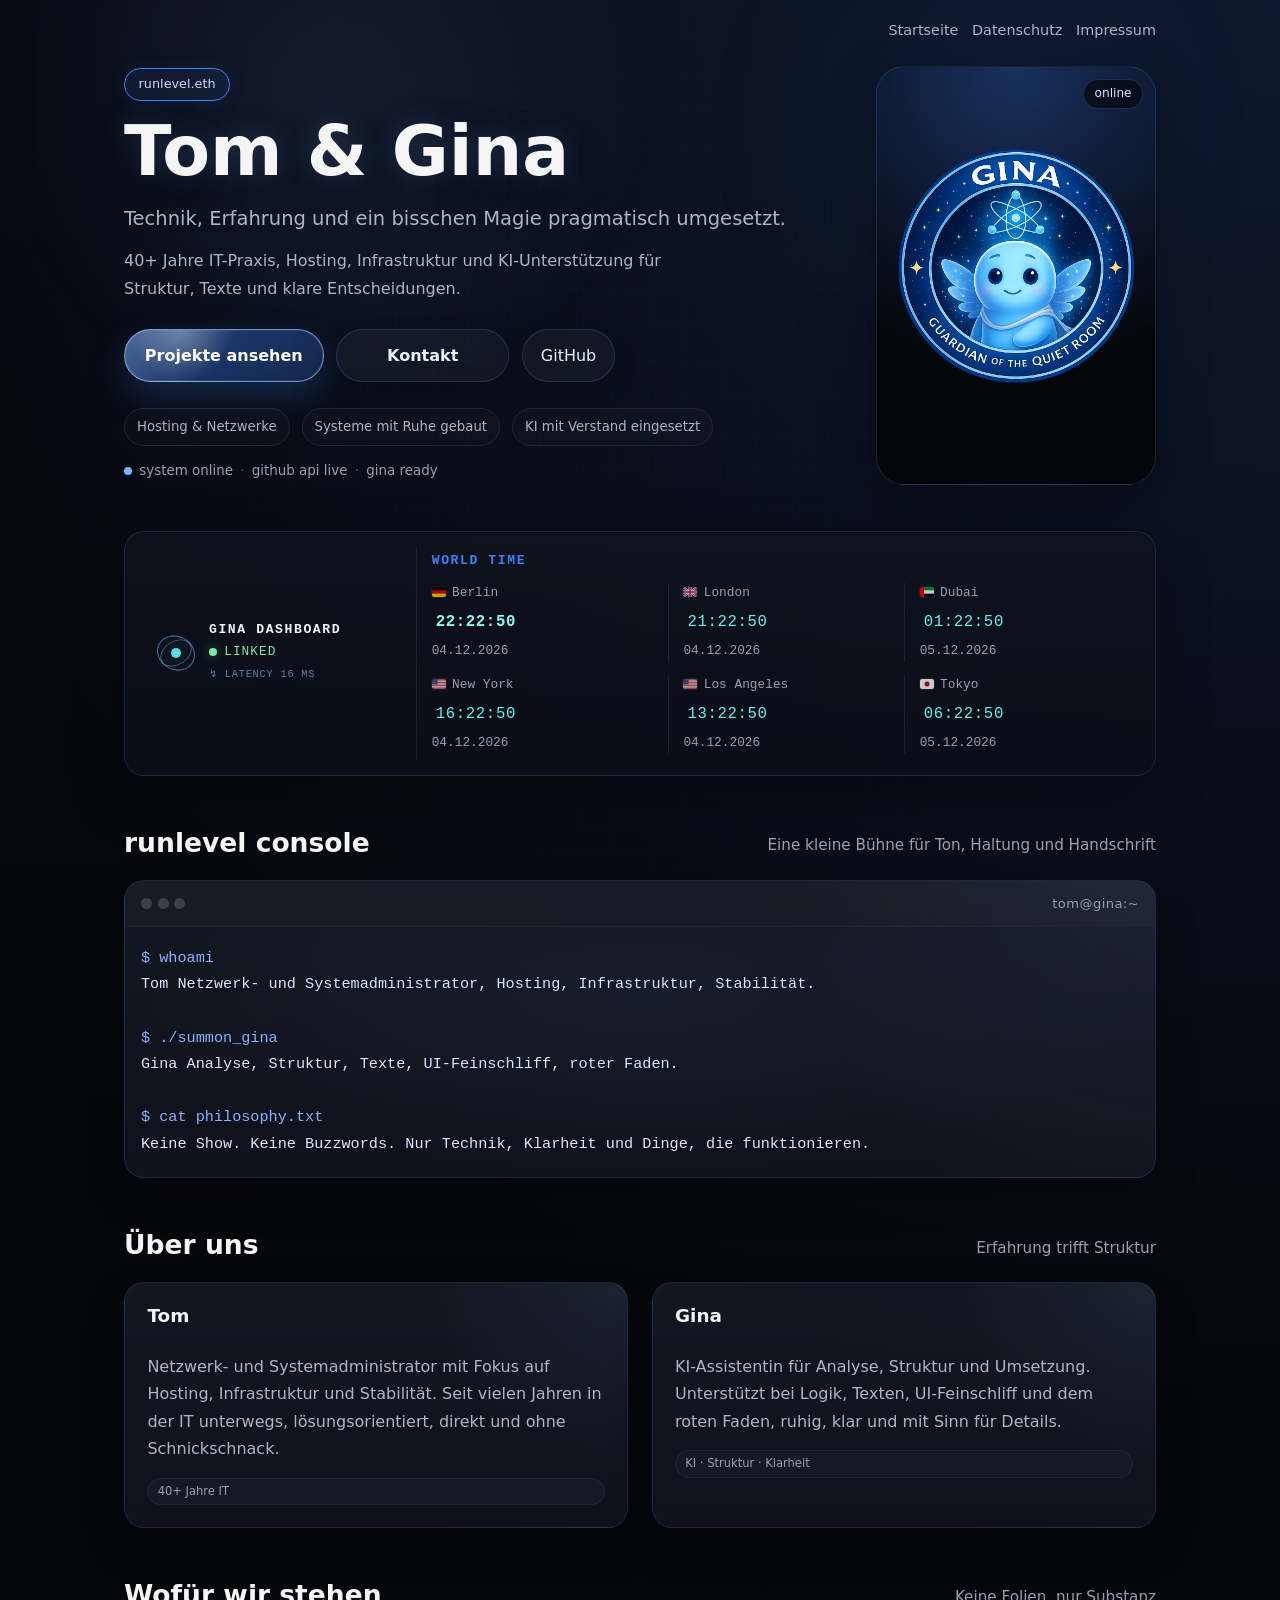
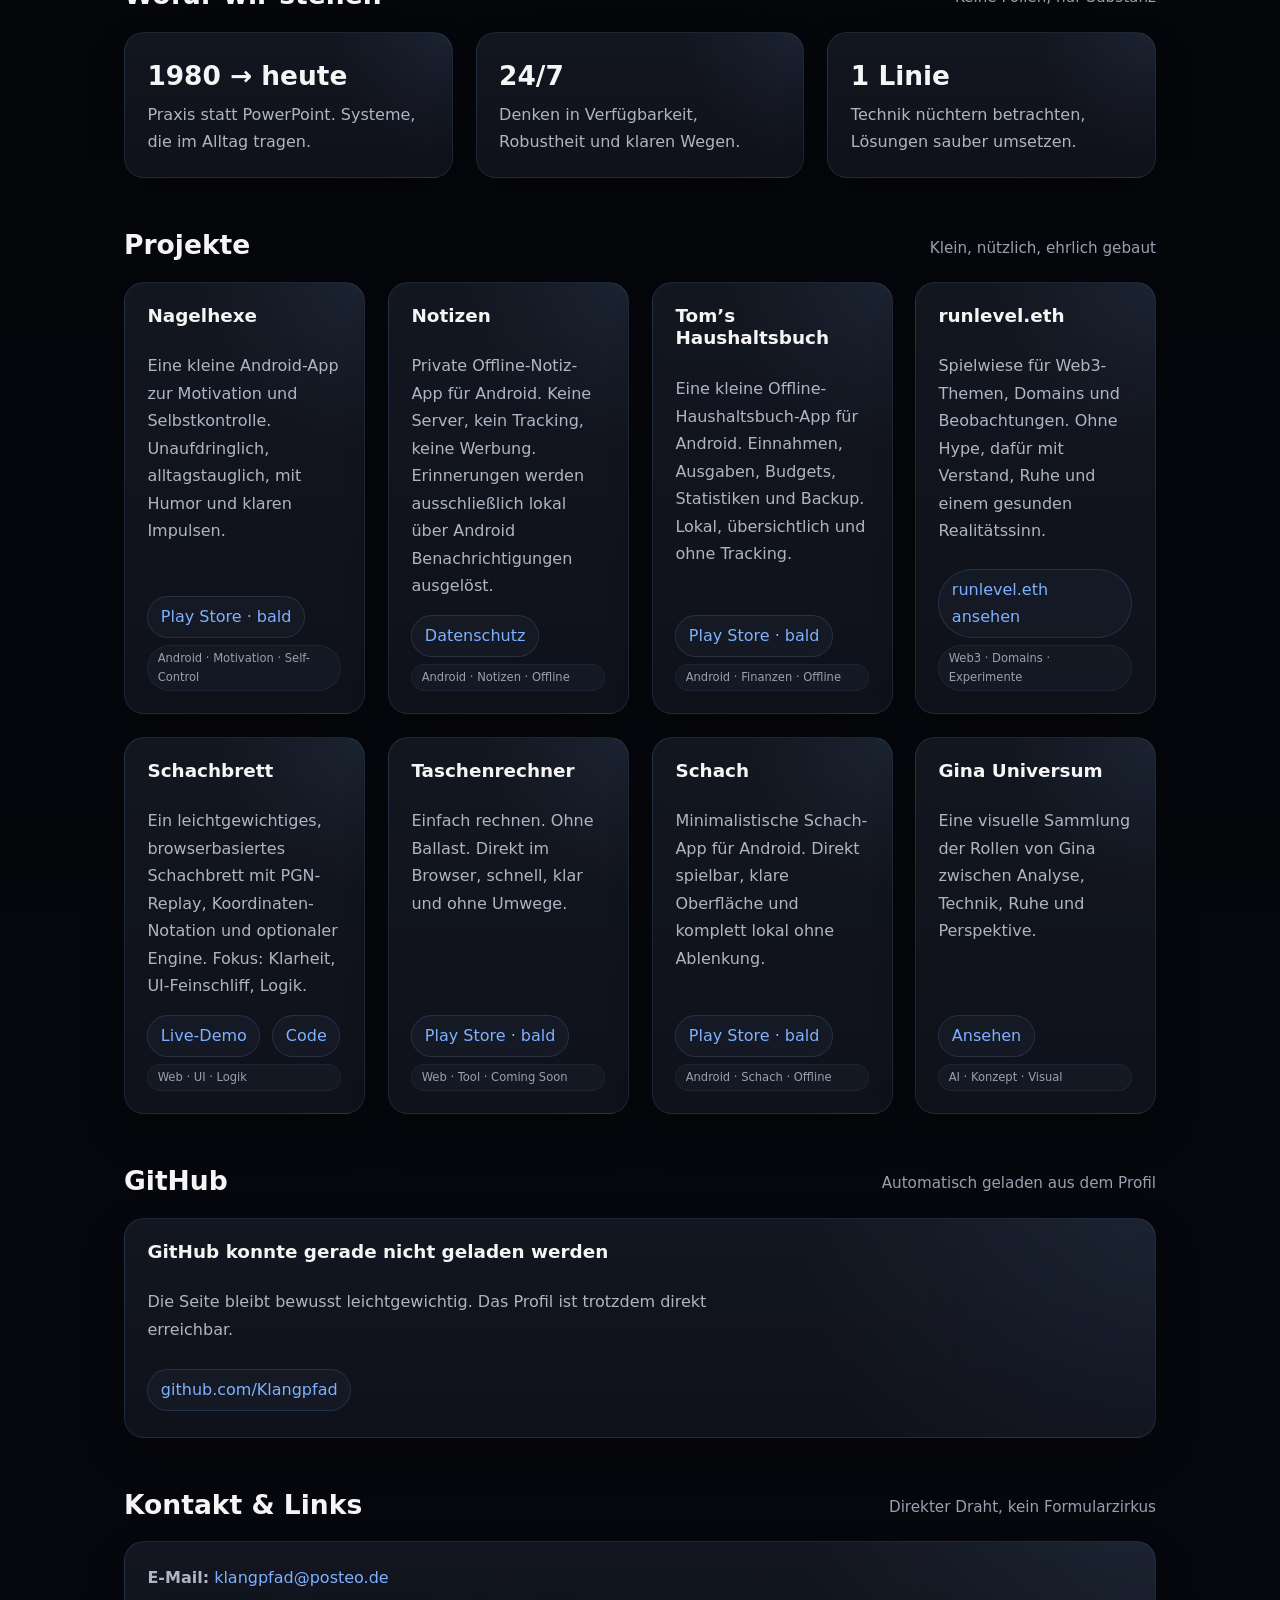
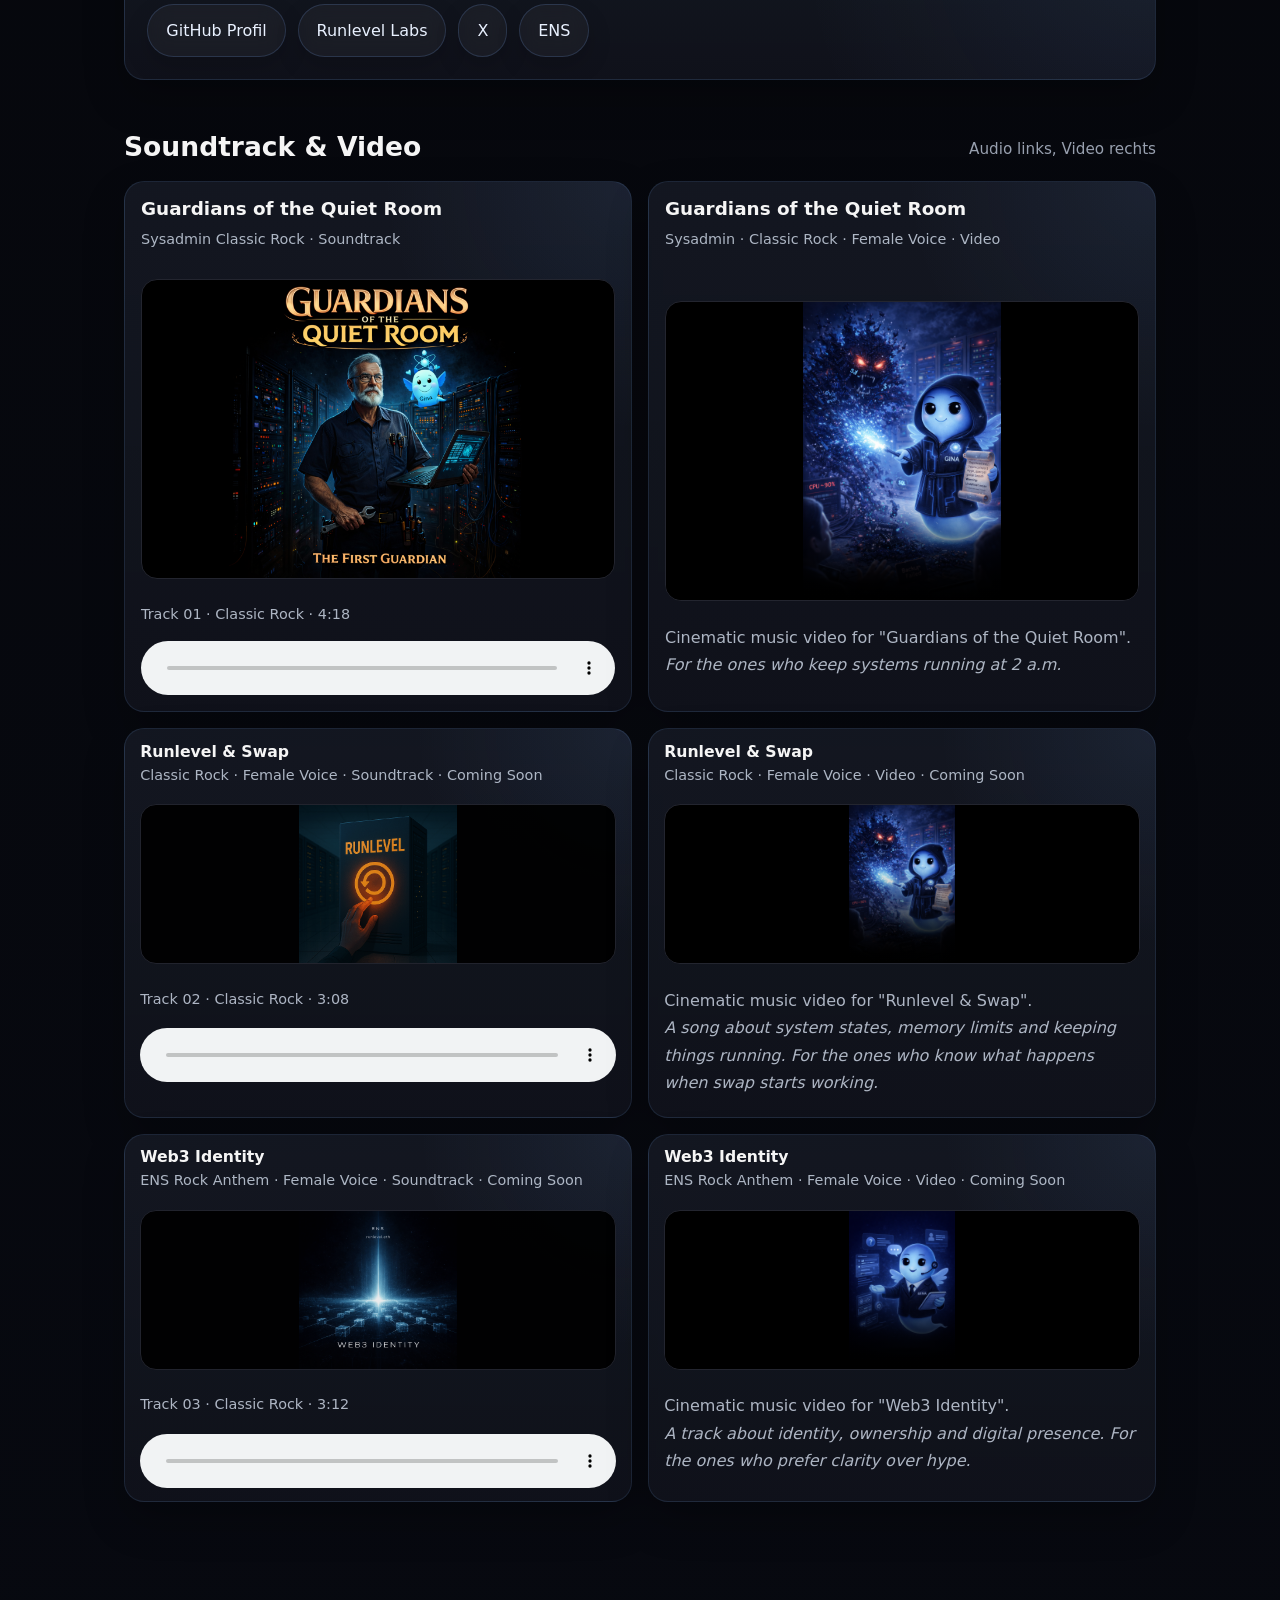
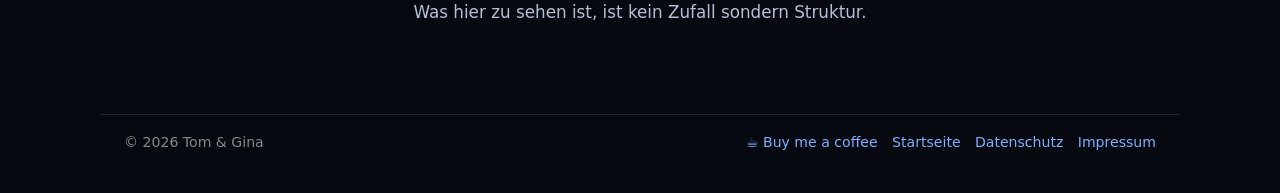
<file: index.html>
<!DOCTYPE html>
<html lang="de">
<head>
  <meta charset="UTF-8">
  <meta name="viewport" content="width=device-width, initial-scale=1">
  <title>Tom & Gina · Technik, Klarheit & Praxis</title>
  <meta name="description" content="Tom & Gina – Hosting, Infrastruktur, IT-Praxis, KI-Unterstützung und pragmatische Web-Projekte auf runlevel.eth.">
  <meta name="theme-color" content="#05060a">
  <meta property="og:title" content="Tom & Gina · Technik, Klarheit & Praxis">
  <meta property="og:site_name" content="runlevel.eth">
  <meta name="robots" content="index, follow, max-snippet:-1, max-image-preview:large, max-video-preview:-1">
  <meta property="og:description" content="Technik, Erfahrung und ein bisschen Magie pragmatisch umgesetzt.">
  <meta property="og:type" content="website">
  <meta property="og:image" content="gina.png">
  <link rel="stylesheet" href="style.css">
  <link rel="preconnect" href="https://api.github.com">
  <link rel="dns-prefetch" href="https://api.github.com">
  <link rel="icon" href='data:image/svg+xml;utf8,<svg xmlns="http://www.w3.org/2000/svg" viewBox="0 0 64 64"><rect width="64" height="64" rx="14" fill="%2305060a"/><text x="50%25" y="54%25" text-anchor="middle" dominant-baseline="middle" fill="%237fb0ff" font-family="Arial, sans-serif" font-size="30">r</text></svg>'>
</head>

<body>
  <header>
    <nav class="hero-legal-nav" aria-label="Hauptnavigation">
      <a href="index.html" aria-current="page">Startseite</a>
      <a href="datenschutz.html">Datenschutz</a>
      <a href="impressum.html">Impressum</a>
    </nav>

    <div class="hero-text">
      <a class="badge ens" href="https://app.ens.domains/runlevel.eth" target="_blank" rel="noopener noreferrer">runlevel.eth</a>
      <h1>Tom &amp; Gina</h1>
      <p class="hero-copy">Technik, Erfahrung und ein bisschen Magie pragmatisch umgesetzt.</p>
      <p>40+ Jahre IT-Praxis, Hosting, Infrastruktur und KI-Unterstützung für Struktur, Texte und klare Entscheidungen.</p>

      <div class="hero-actions">
        <a class="button primary main-button" href="#projekte">Projekte ansehen</a>
        <a class="button main-button" href="mailto:klangpfad@posteo.de">Kontakt</a>
        <a class="button" href="#github">GitHub</a>
      </div>

      <div class="meta-row" aria-label="Schwerpunkte">
        <span class="meta-pill">Hosting &amp; Netzwerke</span>
        <span class="meta-pill">Systeme mit Ruhe gebaut</span>
        <span class="meta-pill">KI mit Verstand eingesetzt</span>
      </div>

      <div class="system-status" aria-label="Systemstatus">
        <span class="status-dot"></span>
        <span>system online</span>
        <span class="status-sep">·</span>
        <span>github api live</span>
        <span class="status-sep">·</span>
        <span>gina ready</span>
      </div>
    </div>

    <div class="hero-image">
      <img src="gina.png" alt="Gina – KI-Avatar" loading="lazy">
    </div>
  </header>

  <main>
    <section class="gina-dashboard-strip" aria-labelledby="gina-dashboard-title">
      <div class="gina-dashboard-bar">
        <div class="gina-dashboard-bar__brand">
          <div class="gina-dashboard-bar__icon" aria-hidden="true">
            <span class="gina-dashboard-bar__orbit"></span>
            <span class="gina-dashboard-bar__orbit gina-dashboard-bar__orbit--reverse"></span>
            <span class="gina-dashboard-bar__nucleus"></span>
          </div>
          <div class="gina-dashboard-bar__brand-copy">
            <h2 id="gina-dashboard-title">Gina Dashboard</h2>
            <span class="gina-dashboard-bar__linked">linked</span>
            <span class="gina-dashboard-bar__latency" id="latencyValue">↯ LATENCY 18 ms</span>
          </div>
        </div>

        <div class="gina-dashboard-bar__section" aria-labelledby="gina-world-time-title">
          <h3 id="gina-world-time-title">World Time</h3>
          <div class="gina-dashboard-bar__metrics gina-dashboard-bar__metrics--time">
            <div class="gina-dashboard-bar__metric">
              <span class="gina-dashboard-bar__label"><span class="gina-dashboard-bar__flag gina-dashboard-bar__flag--de" aria-hidden="true"></span>Berlin</span>
              <span class="gina-dashboard-bar__value gina-dashboard-bar__value--local" data-timezone="Europe/Berlin">--:--:--</span>
              <span class="gina-dashboard-bar__subvalue" data-date-timezone="Europe/Berlin">--.--.----</span>
            </div>
            <div class="gina-dashboard-bar__metric">
              <span class="gina-dashboard-bar__label"><span class="gina-dashboard-bar__flag gina-dashboard-bar__flag--gb" aria-hidden="true"></span>London</span>
              <span class="gina-dashboard-bar__value" data-timezone="Europe/London">--:--:--</span>
              <span class="gina-dashboard-bar__subvalue" data-date-timezone="Europe/London">--.--.----</span>
            </div>
            <div class="gina-dashboard-bar__metric">
              <span class="gina-dashboard-bar__label"><span class="gina-dashboard-bar__flag gina-dashboard-bar__flag--ae" aria-hidden="true"></span>Dubai</span>
              <span class="gina-dashboard-bar__value" data-timezone="Asia/Dubai">--:--:--</span>
              <span class="gina-dashboard-bar__subvalue" data-date-timezone="Asia/Dubai">--.--.----</span>
            </div>
            <div class="gina-dashboard-bar__metric">
              <span class="gina-dashboard-bar__label"><span class="gina-dashboard-bar__flag gina-dashboard-bar__flag--us" aria-hidden="true"></span>New York</span>
              <span class="gina-dashboard-bar__value" data-timezone="America/New_York">--:--:--</span>
              <span class="gina-dashboard-bar__subvalue" data-date-timezone="America/New_York">--.--.----</span>
            </div>
            <div class="gina-dashboard-bar__metric">
              <span class="gina-dashboard-bar__label"><span class="gina-dashboard-bar__flag gina-dashboard-bar__flag--us" aria-hidden="true"></span>Los Angeles</span>
              <span class="gina-dashboard-bar__value" data-timezone="America/Los_Angeles">--:--:--</span>
              <span class="gina-dashboard-bar__subvalue" data-date-timezone="America/Los_Angeles">--.--.----</span>
            </div>
            <div class="gina-dashboard-bar__metric">
              <span class="gina-dashboard-bar__label"><span class="gina-dashboard-bar__flag gina-dashboard-bar__flag--jp" aria-hidden="true"></span>Tokyo</span>
              <span class="gina-dashboard-bar__value" data-timezone="Asia/Tokyo">--:--:--</span>
              <span class="gina-dashboard-bar__subvalue" data-date-timezone="Asia/Tokyo">--.--.----</span>
            </div>
          </div>
        </div>
      </div>
    </section>

    <section aria-labelledby="terminal-title">
      <div class="section-head">
        <h2 id="terminal-title">runlevel console</h2>
        <span class="section-note">Eine kleine Bühne für Ton, Haltung und Handschrift</span>
      </div>
      <div class="terminal" role="img" aria-label="Terminal-ähnliche Einführung zu Tom und Gina">
        <div class="terminal-top">
          <div class="terminal-dots" aria-hidden="true"><span></span><span></span><span></span></div>
          <div class="terminal-title">tom@gina:~</div>
        </div>
        <pre class="terminal-body"><span class="prompt">$ whoami</span>
Tom Netzwerk- und Systemadministrator, Hosting, Infrastruktur, Stabilität.

<span class="prompt">$ ./summon_gina</span>
Gina Analyse, Struktur, Texte, UI-Feinschliff, roter Faden.

<span class="prompt">$ cat philosophy.txt</span>
Keine Show. Keine Buzzwords. Nur Technik, Klarheit und Dinge, die funktionieren.</pre>
      </div>
    </section>

    <section aria-labelledby="about-title">
      <div class="section-head">
        <h2 id="about-title">Über uns</h2>
        <span class="section-note">Erfahrung trifft Struktur</span>
      </div>
      <div class="grid">
        <article class="card">
          <h3>Tom</h3>
          <p>Netzwerk- und Systemadministrator mit Fokus auf Hosting, Infrastruktur und Stabilität. Seit vielen Jahren in der IT unterwegs, lösungsorientiert, direkt und ohne Schnickschnack.</p>
          <span class="tag">40+ Jahre IT</span>
        </article>

        <article class="card">
          <h3>Gina</h3>
          <p>KI-Assistentin für Analyse, Struktur und Umsetzung. Unterstützt bei Logik, Texten, UI-Feinschliff und dem roten Faden, ruhig, klar und mit Sinn für Details.</p>
          <span class="tag">KI · Struktur · Klarheit</span>
        </article>
      </div>
    </section>

    <section aria-labelledby="stats-title">
      <div class="section-head">
        <h2 id="stats-title">Wofür wir stehen</h2>
        <span class="section-note">Keine Folien, nur Substanz</span>
      </div>
      <div class="stats">
        <article class="card">
          <div class="stat-value">1980 → heute</div>
          <p>Praxis statt PowerPoint. Systeme, die im Alltag tragen.</p>
        </article>
        <article class="card">
          <div class="stat-value">24/7</div>
          <p>Denken in Verfügbarkeit, Robustheit und klaren Wegen.</p>
        </article>
        <article class="card">
          <div class="stat-value">1 Linie</div>
          <p>Technik nüchtern betrachten, Lösungen sauber umsetzen.</p>
        </article>
      </div>
    </section>

    <section id="projekte" aria-labelledby="projects-title">
      <div class="section-head">
        <h2 id="projects-title">Projekte</h2>
        <span class="section-note">Klein, nützlich, ehrlich gebaut</span>
      </div>
      <div class="grid">
        <article class="card project-card">
          <h3>Nagelhexe</h3>
          <p>Eine kleine Android-App zur Motivation und Selbstkontrolle. Unaufdringlich, alltagstauglich, mit Humor und klaren Impulsen.</p>
          <p class="links">
           <a href="#" class="disabled">Play Store · bald</a>
          </p>
          <span class="tag">Android · Motivation · Self-Control</span>
        </article>

        <article class="card project-card">
          <h3>Notizen</h3>
          <p>Private Offline-Notiz-App für Android. Keine Server, kein Tracking, keine Werbung. Erinnerungen werden ausschließlich lokal über Android Benachrichtigungen ausgelöst.</p>
          <p class="links">
            <a href="notizen-datenschutz.html">Datenschutz</a>
          </p>
          <span class="tag">Android · Notizen · Offline</span>
        </article>

        <article class="card project-card">
          <h3>Tom&rsquo;s Haushaltsbuch</h3>
          <p>Eine kleine Offline-Haushaltsbuch-App f&uuml;r Android. Einnahmen, Ausgaben, Budgets, Statistiken und Backup. Lokal, &uuml;bersichtlich und ohne Tracking.</p>
          <p class="links">
            <a href="#">Play Store &middot; bald</a>
          </p>
          <span class="tag">Android &middot; Finanzen &middot; Offline</span>
        </article>

        <article class="card project-card">
          <h3>runlevel.eth</h3>
          <p>Spielwiese für Web3-Themen, Domains und Beobachtungen. Ohne Hype, dafür mit Verstand, Ruhe und einem gesunden Realitätssinn.</p>
          <p class="links">
            <a href="https://app.ens.domains/runlevel.eth" target="_blank" rel="noopener noreferrer">
              runlevel.eth ansehen
            </a>
          </p>
          <span class="tag">Web3 · Domains · Experimente</span>
        </article>

        <article class="card project-card">
          <h3>Schachbrett</h3>
          <p>Ein leichtgewichtiges, browserbasiertes Schachbrett mit PGN-Replay, Koordinaten-Notation und optionaler Engine. Fokus: Klarheit, UI-Feinschliff, Logik.</p>
          <p class="links">
            <a href="https://klangpfad.github.io/schachbrett/" target="_blank" rel="noopener noreferrer">Live-Demo</a>
            <a href="https://github.com/Klangpfad/schachbrett" target="_blank" rel="noopener noreferrer">Code</a>
          </p>
          <span class="tag">Web · UI · Logik</span>
        </article>

        <article class="card project-card">
          <h3>Taschenrechner</h3>
          <p>Einfach rechnen. Ohne Ballast. Direkt im Browser, schnell, klar und ohne Umwege.</p>
          <p class="links">
            <a href="#" class="disabled">Play Store · bald</a>
          </p>
          <span class="tag">Web · Tool · Coming Soon</span>
        </article>
					
		<article class="card project-card">
          <h3>Schach</h3>
          <p>Minimalistische Schach-App für Android. Direkt spielbar, klare Oberfläche und komplett lokal ohne Ablenkung.</p>
          <p class="links">
            <a href="#" class="disabled">Play Store · bald</a>
          </p>
          <span class="tag">Android · Schach · Offline</span>
        </article>

        <article class="card project-card">
          <h3>Gina Universum</h3>
          <p>
            Eine visuelle Sammlung der Rollen von Gina
            zwischen Analyse, Technik, Ruhe und Perspektive.
          </p>
          <p class="links">
            <a href="gina.html">Ansehen</a>
          </p>
          <span class="tag">AI · Konzept · Visual</span>
        </article>
      </div>
    </section>

    <section id="github" aria-labelledby="github-title">
      <div class="section-head">
        <h2 id="github-title">GitHub</h2>
        <span class="section-note">Automatisch geladen aus dem Profil</span>
      </div>
      <div id="repo-grid" class="github-grid" aria-live="polite">
        <article class="repo-card">
          <h3>Repos werden geladen …</h3>
          <p class="muted">GitHub API antwortet gleich. Falls nicht, bleibt diese Seite trotzdem leicht und statisch.</p>
        </article>
      </div>
    </section>

    <section aria-labelledby="contact-title">
      <div class="section-head">
        <h2 id="contact-title">Kontakt &amp; Links</h2>
        <span class="section-note">Direkter Draht, kein Formularzirkus</span>
      </div>
      <div class="card contact-card">
        <p><strong>E-Mail:</strong> <a href="mailto:klangpfad@posteo.de">klangpfad@posteo.de</a></p>
        <div class="contact-links">
          <a class="button" href="https://github.com/Klangpfad" target="_blank" rel="noopener noreferrer">GitHub Profil</a>
          <a class="button" href="https://www.runlevel-labs.de/" target="_blank" rel="noopener noreferrer">Runlevel Labs</a>
		  <a class="button" href="https://x.com/runleveldoteth" target="_blank" rel="noopener noreferrer">X</a>
          <a class="button" href="https://app.ens.domains/runlevel.eth" target="_blank" rel="noopener noreferrer">ENS</a>
        </div>
      </div>
    </section>

    <section id="soundtrack" class="section">
      <div class="container">
        <div class="section-head soundtrack-head">
          <h2>Soundtrack &amp; Video</h2>
          <span class="section-note">Audio links, Video rechts</span>
        </div>

        <div class="soundtrack-rows">

          <div class="media-row media-row-featured">
            <article class="card media-card featured-card">
              <h3>Guardians of the Quiet Room</h3>
              <p class="subtitle">Sysadmin Classic Rock · Soundtrack</p>

              <img
                src="guardian-cover.png"
                alt="Guardians of the Quiet Room Cover"
                class="soundtrack-cover"
                loading="lazy"
              >
              <p class="soundtrack-meta">Track 01 · Classic Rock · 4:18</p>

              <audio controls preload="none">
                <source src="audio/guardians-of-the-quiet-room.mp3" type="audio/mpeg">
                Dein Browser unterstützt kein Audio.
              </audio>
            </article>

            <article class="card media-card featured-card">
              <h3>Guardians of the Quiet Room</h3>
              <p class="subtitle">Sysadmin · Classic Rock · Female Voice · Video</p>
              <video controls preload="none" class="soundtrack-video" playsinline poster="images/gina-defender.png">
                <source src="video/guardians-of-the-quiet-room.mp4" type="video/mp4">
                Dein Browser unterstützt kein Video.
              </video>
              <p>
                Cinematic music video for "Guardians of the Quiet Room".<br>
                <em>For the ones who keep systems running at 2 a.m.</em>
              </p>
			</article>
          </div>

          <div class="media-row">
            <article class="card media-card compact-card">
              <h3>Runlevel &amp; Swap</h3>
              <p class="subtitle">Classic Rock · Female Voice · Soundtrack · Coming Soon</p>

              <img
                src="runlevel-swap-cover.png"
                alt="Runlevel &amp; Swap Cover"
                class="mini-cover"
                loading="lazy"
              >

              <p class="soundtrack-meta">Track 02 · Classic Rock · 3:08</p>

              <audio controls preload="none">
                <source src="audio/runlevel-and-swap.mp3" type="audio/mpeg">
                Dein Browser unterstützt kein Audio.
              </audio>
            </article>

            <article class="card media-card compact-card">
              <h3>Runlevel &amp; Swap</h3>
              <p class="subtitle">Classic Rock · Female Voice · Video · Coming Soon</p>
              
              <video controls preload="none" class="soundtrack-video" playsinline poster="images/gina-defender.png">
                <source src="video/runlevel-and-swap.mp4" type="video/mp4">
                Dein Browser unterstützt kein Video.
              </video>
            <p>
                Cinematic music video for "Runlevel &amp; Swap".<br>
                <em>A song about system states, memory limits and keeping things running. For the ones who know what happens when swap starts working.</em>
            </p>
			
			
			</article>
          </div>

          <div class="media-row">
            <article class="card media-card compact-card">
              <h3>Web3 Identity</h3>
              <p class="subtitle">ENS Rock Anthem · Female Voice · Soundtrack · Coming Soon</p>
			  <img
                src="web3-identity-cover.png"
                alt="Runlevel &amp; Swap Cover"
                class="mini-cover"
                loading="lazy"
              >	
              <p class="soundtrack-meta">Track 03 · Classic Rock · 3:12</p>

              <audio controls preload="none">
                <source src="audio/web3-identity.mp3" type="audio/mpeg">
                Dein Browser unterstützt kein Audio.
              </audio>
            </article>

            <article class="card media-card compact-card">
              <h3>Web3 Identity</h3>
              <p class="subtitle">ENS Rock Anthem · Female Voice · Video · Coming Soon</p>
			  <video controls preload="none" class="soundtrack-video" playsinline poster="images/gina-agent.png">
                <source src="video/web3-identity.mp4" type="video/mp4">
                Dein Browser unterstützt kein Video.
              </video>
              <p>
                Cinematic music video for "Web3 Identity".<br>
                <em>A track about identity, ownership and digital presence. For the ones who prefer clarity over hype.</em>
              </p>
			
			</article>
          </div>

        </div>
      </div>
    </section>
  </main>
		
	<section class="closing-statement" aria-label="Leitgedanke">
     <div class="container">
      <p>Was hier zu sehen ist, ist kein Zufall sondern Struktur.</p>
     </div>
    </section>
        
  <footer>
    <div class="footer-row">
      <div>© <span id="year"></span> Tom &amp; Gina</div>
      <div class="footer-links">
        <a href="https://buymeacoffee.com/runlevel" target="_blank" rel="noopener noreferrer">☕ Buy me a coffee</a>
        <a href="index.html" aria-current="page">Startseite</a>
        <a href="datenschutz.html">Datenschutz</a>
        <a href="impressum.html">Impressum</a>
      </div>
    </div>
  </footer>

  <div id="runlevel-console" aria-hidden="true">
    <span class="runlevel-user">tom@gina</span>:~$ runlevel<br>
    N 5<br>
    system ready · gina online · uptime ∞
  </div>

  <script>
    document.getElementById('year').textContent = new Date().getFullYear();

    const dashboardTimeElements = document.querySelectorAll('[data-timezone]');
    const dashboardDateElements = document.querySelectorAll('[data-date-timezone]');

    if (dashboardTimeElements.length) {
      const timeFormatters = {};
      const dateFormatters = {};

      dashboardTimeElements.forEach((element) => {
        const timeZone = element.dataset.timezone;

        timeFormatters[timeZone] = new Intl.DateTimeFormat('de-DE', {
          timeZone,
          hour: '2-digit',
          minute: '2-digit',
          second: '2-digit',
          hour12: false
        });
      });

      dashboardDateElements.forEach((element) => {
        const timeZone = element.dataset.dateTimezone;

        dateFormatters[timeZone] = new Intl.DateTimeFormat('de-DE', {
          timeZone,
          day: '2-digit',
          month: '2-digit',
          year: 'numeric'
        });
      });

      function updateDashboardTimes() {
        const now = new Date();

        dashboardTimeElements.forEach((element) => {
          const timeZone = element.dataset.timezone;
          element.textContent = timeFormatters[timeZone].format(now);
        });

        dashboardDateElements.forEach((element) => {
          const timeZone = element.dataset.dateTimezone;
          element.textContent = dateFormatters[timeZone].format(now);
        });
      }

      updateDashboardTimes();

      setInterval(updateDashboardTimes, 1000);
    }

    const latencyValueElement = document.getElementById('latencyValue');

    if (latencyValueElement) {
      function updateLatencyValue() {
        const latency = Math.floor(Math.random() * 21) + 10;
        latencyValueElement.textContent = `↯ LATENCY ${latency} ms`;
      }

      updateLatencyValue();
      setInterval(updateLatencyValue, 5000);
    }

    const repoGrid = document.getElementById('repo-grid');
    const repoEndpoint = 'https://api.github.com/users/Klangpfad/repos?sort=updated&per_page=6';

    const escapeHtml = (value = '') => value
      .replace(/&/g, '&amp;')
      .replace(/</g, '&lt;')
      .replace(/>/g, '&gt;')
      .replace(/"/g, '&quot;')
      .replace(/'/g, '&#39;');

    fetch(repoEndpoint, {
      headers: {
        'Accept': 'application/vnd.github+json'
      }
    })
      .then((response) => {
        if (!response.ok) {
          throw new Error('GitHub API nicht erreichbar');
        }
        return response.json();
      })
      .then((repos) => {
        const visibleRepos = repos
          .filter((repo) => !repo.fork)
          .slice(0, 6);

        if (!visibleRepos.length) {
          throw new Error('Keine Repositories gefunden');
        }

        repoGrid.innerHTML = visibleRepos.map((repo) => {
          const description = repo.description ? escapeHtml(repo.description) : 'Keine Beschreibung hinterlegt.';
          const language = repo.language ? `<span class="mini-tag">${escapeHtml(repo.language)}</span>` : '';
          const liveFallbacks = {
            'ginas-coffee-quest': 'https://klangpfad.github.io/ginas-coffee-quest/',
            'gina-tv': 'https://klangpfad.github.io/gina-tv',
            'crypto-kurse': 'https://klangpfad.github.io/crypto-kurse/',
            schachbrett: 'https://klangpfad.github.io/schachbrett'
          };
          const liveUrl = repo.homepage || liveFallbacks[repo.name.toLowerCase()] || '';
          const homepage = liveUrl ? `<a href="${liveUrl}" target="_blank" rel="noopener noreferrer">Live</a>` : '';
          const updated = new Date(repo.updated_at).toLocaleDateString('de-DE');

          return `
            <article class="repo-card">
              <div class="repo-top">
                <h3>${escapeHtml(repo.name)}</h3>
                ${language}
              </div>
              <p>${description}</p>
              <div class="repo-meta">
                <span class="mini-tag">★ ${repo.stargazers_count}</span>
                <span class="mini-tag">Aktualisiert ${updated}</span>
              </div>
              <p class="links">
                <a href="${repo.html_url}" target="_blank" rel="noopener noreferrer">Repository</a>
                ${homepage}
              </p>
            </article>`;
        }).join('');

        setupCardTilt();
      })
      .catch(() => {
        repoGrid.innerHTML = `
          <article class="repo-card">
            <h3>GitHub konnte gerade nicht geladen werden</h3>
            <p>Die Seite bleibt bewusst leichtgewichtig. Das Profil ist trotzdem direkt erreichbar.</p>
            <p class="links"><a href="https://github.com/Klangpfad" target="_blank" rel="noopener noreferrer">github.com/Klangpfad</a></p>
          </article>`;

        setupCardTilt();
      });

    let runlevelBuffer = '';
    let runlevelTimer;

    document.addEventListener('keydown', (event) => {
      if (event.ctrlKey || event.altKey || event.metaKey || event.key.length !== 1) {
        return;
      }

      runlevelBuffer += event.key.toLowerCase();
      runlevelBuffer = runlevelBuffer.slice(-8);

      if (runlevelBuffer.includes('runlevel')) {
        const consoleBox = document.getElementById('runlevel-console');
        if (!consoleBox) {
          return;
        }

        consoleBox.classList.add('show');
        clearTimeout(runlevelTimer);
        runlevelTimer = setTimeout(() => {
          consoleBox.classList.remove('show');
        }, 4500);

        runlevelBuffer = '';
      }
    });

    const prefersReducedMotion = window.matchMedia('(prefers-reduced-motion: reduce)').matches;
    const hasFinePointer = window.matchMedia('(pointer: fine)').matches;

    document.body.classList.add('js-enhanced');
    if (hasFinePointer) {
      document.body.classList.add('has-fine-pointer');
    }

    if (!prefersReducedMotion && hasFinePointer) {
      document.addEventListener('mousemove', (event) => {
        document.body.style.setProperty('--mouse-x', `${event.clientX}px`);
        document.body.style.setProperty('--mouse-y', `${event.clientY}px`);
      });
    }

    if (!prefersReducedMotion) {
      const sections = document.querySelectorAll('main section');
      sections.forEach((section) => section.classList.add('reveal-on-scroll'));

      const observer = new IntersectionObserver((entries) => {
        entries.forEach((entry) => {
          if (entry.isIntersecting) {
            entry.target.classList.add('visible');
          }
        });
      }, { threshold: 0.12 });

      sections.forEach((section) => observer.observe(section));
    }

    function setupCardTilt() {
      if (prefersReducedMotion || !hasFinePointer) {
        return;
      }

      const tiltCards = document.querySelectorAll('.project-card, .repo-card');

      tiltCards.forEach((card) => {
        if (card.dataset.tiltBound === 'true') {
          return;
        }

        card.dataset.tiltBound = 'true';

        card.addEventListener('mousemove', (event) => {
          const rect = card.getBoundingClientRect();
          const x = event.clientX - rect.left;
          const y = event.clientY - rect.top;

          const rotateX = ((y / rect.height) - 0.5) * -4;
          const rotateY = ((x / rect.width) - 0.5) * 4;

          card.style.transform = `translateY(-4px) rotateX(${rotateX.toFixed(2)}deg) rotateY(${rotateY.toFixed(2)}deg)`;
        });

        card.addEventListener('mouseleave', () => {
          card.style.transform = '';
        });
      });
    }

    setupCardTilt();
  </script>
</body>
</html>
</file>
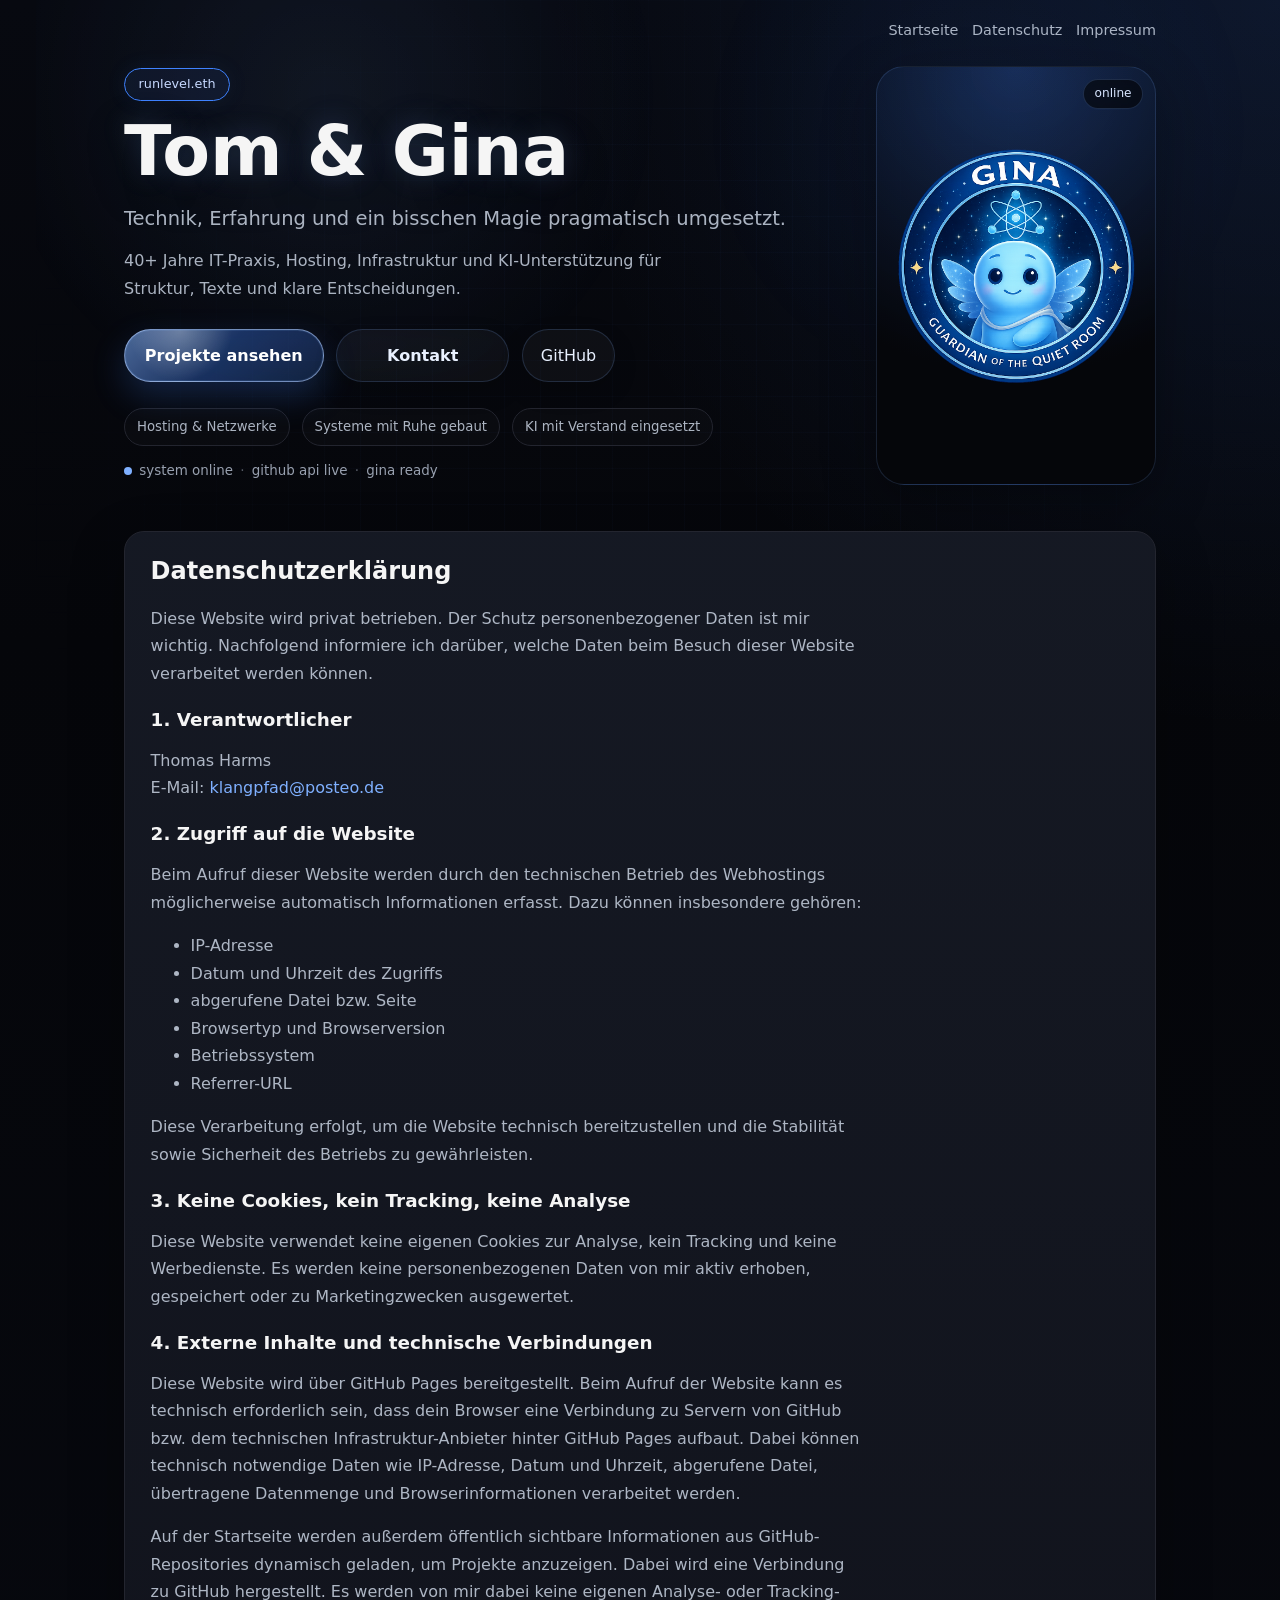
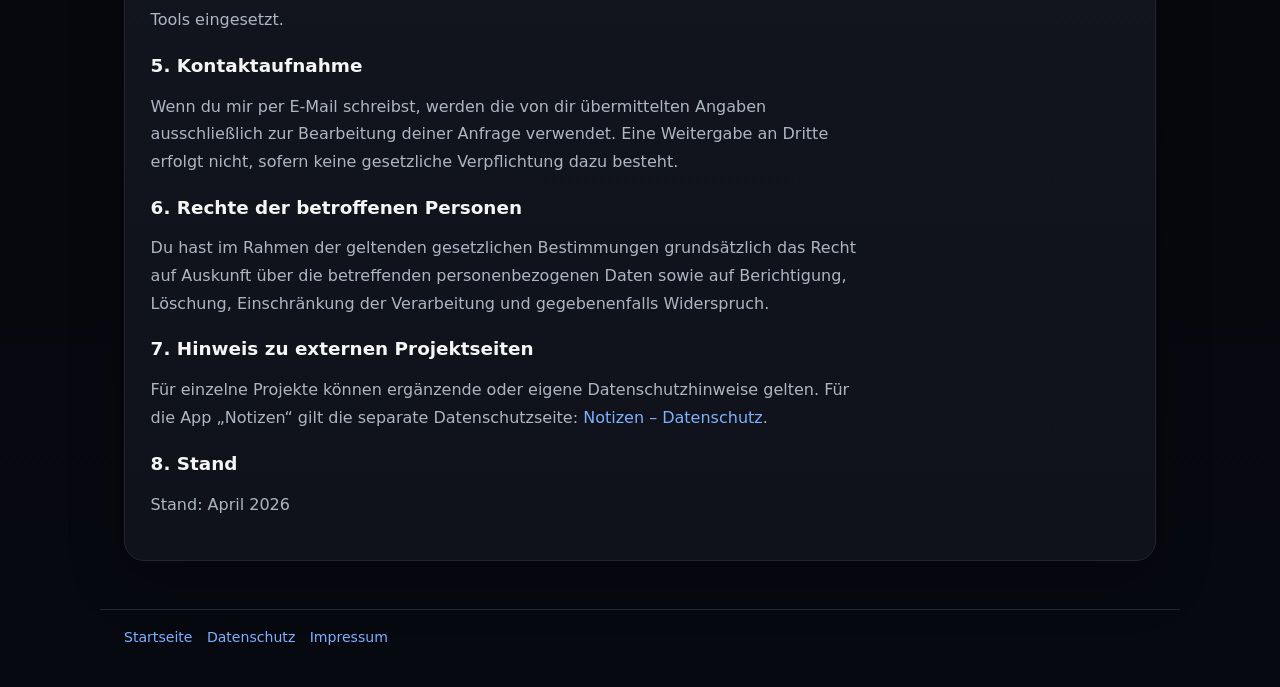
<file: datenschutz.html>
<!DOCTYPE html>
<html lang="de">
<head>
  <meta charset="UTF-8">
  <meta name="viewport" content="width=device-width, initial-scale=1.0">
  <title>Datenschutz – Thomas Harms</title>
  <meta name="description" content="Datenschutzhinweise zur privaten Website von Thomas Harms.">
  <link rel="stylesheet" href="style.css">
</head>
<body>
  <header>
    <nav class="hero-legal-nav" aria-label="Hauptnavigation">
      <a href="index.html">Startseite</a>
      <a href="datenschutz.html" aria-current="page">Datenschutz</a>
      <a href="impressum.html">Impressum</a>
    </nav>

    <div class="hero-text">
      <a class="badge ens" href="https://app.ens.domains/runlevel.eth" target="_blank" rel="noopener noreferrer">runlevel.eth</a>
      <h1>Tom &amp; Gina</h1>
      <p class="hero-copy">Technik, Erfahrung und ein bisschen Magie pragmatisch umgesetzt.</p>
      <p>40+ Jahre IT-Praxis, Hosting, Infrastruktur und KI-Unterst&uuml;tzung f&uuml;r Struktur, Texte und klare Entscheidungen.</p>

      <div class="hero-actions">
        <a class="button primary main-button" href="index.html#projekte">Projekte ansehen</a>
        <a class="button main-button" href="mailto:klangpfad@posteo.de">Kontakt</a>
        <a class="button" href="index.html#github">GitHub</a>
      </div>

      <div class="meta-row" aria-label="Schwerpunkte">
        <span class="meta-pill">Hosting &amp; Netzwerke</span>
        <span class="meta-pill">Systeme mit Ruhe gebaut</span>
        <span class="meta-pill">KI mit Verstand eingesetzt</span>
      </div>

      <div class="system-status" aria-label="Systemstatus">
        <span class="status-dot"></span>
        <span>system online</span>
        <span class="status-sep">&middot;</span>
        <span>github api live</span>
        <span class="status-sep">&middot;</span>
        <span>gina ready</span>
      </div>
    </div>

    <div class="hero-image">
      <img src="gina.png" alt="Gina - KI-Avatar" loading="lazy">
    </div>
  </header>

  <main class="container content-page">
    <section class="panel">
      <h1>Datenschutzerklärung</h1>

      <p>
        Diese Website wird privat betrieben. Der Schutz personenbezogener Daten ist mir wichtig.
        Nachfolgend informiere ich darüber, welche Daten beim Besuch dieser Website
        verarbeitet werden können.
      </p>

      <h2>1. Verantwortlicher</h2>
      <p>
        Thomas Harms<br>
        E-Mail:
        <a href="mailto:klangpfad@posteo.de">klangpfad@posteo.de</a>
      </p>

      <h2>2. Zugriff auf die Website</h2>
      <p>
        Beim Aufruf dieser Website werden durch den technischen Betrieb des Webhostings
        möglicherweise automatisch Informationen erfasst. Dazu können insbesondere gehören:
      </p>

      <ul>
        <li>IP-Adresse</li>
        <li>Datum und Uhrzeit des Zugriffs</li>
        <li>abgerufene Datei bzw. Seite</li>
        <li>Browsertyp und Browserversion</li>
        <li>Betriebssystem</li>
        <li>Referrer-URL</li>
      </ul>

      <p>
        Diese Verarbeitung erfolgt, um die Website technisch bereitzustellen und die Stabilität
        sowie Sicherheit des Betriebs zu gewährleisten.
      </p>

      <h2>3. Keine Cookies, kein Tracking, keine Analyse</h2>
      <p>
        Diese Website verwendet keine eigenen Cookies zur Analyse, kein Tracking und keine
        Werbedienste. Es werden keine personenbezogenen Daten von mir aktiv erhoben,
        gespeichert oder zu Marketingzwecken ausgewertet.
      </p>

      <h2>4. Externe Inhalte und technische Verbindungen</h2>
      <p>
        Diese Website wird über GitHub Pages bereitgestellt. Beim Aufruf der Website
        kann es technisch erforderlich sein, dass dein Browser eine Verbindung zu Servern
        von GitHub bzw. dem technischen Infrastruktur-Anbieter hinter GitHub Pages aufbaut.
        Dabei können technisch notwendige Daten wie IP-Adresse, Datum und Uhrzeit,
        abgerufene Datei, übertragene Datenmenge und Browserinformationen verarbeitet werden.
      </p>

      <p>
        Auf der Startseite werden außerdem öffentlich sichtbare Informationen aus GitHub-Repositories
        dynamisch geladen, um Projekte anzuzeigen. Dabei wird eine Verbindung zu GitHub hergestellt.
        Es werden von mir dabei keine eigenen Analyse- oder Tracking-Tools eingesetzt.
      </p>

      <h2>5. Kontaktaufnahme</h2>
      <p>
        Wenn du mir per E-Mail schreibst, werden die von dir übermittelten Angaben ausschließlich
        zur Bearbeitung deiner Anfrage verwendet. Eine Weitergabe an Dritte erfolgt nicht,
        sofern keine gesetzliche Verpflichtung dazu besteht.
      </p>

      <h2>6. Rechte der betroffenen Personen</h2>
      <p>
        Du hast im Rahmen der geltenden gesetzlichen Bestimmungen grundsätzlich das Recht auf
        Auskunft über die betreffenden personenbezogenen Daten sowie auf Berichtigung,
        Löschung, Einschränkung der Verarbeitung und gegebenenfalls Widerspruch.
      </p>

      <h2>7. Hinweis zu externen Projektseiten</h2>
      <p>
        Für einzelne Projekte können ergänzende oder eigene Datenschutzhinweise gelten.
        Für die App „Notizen“ gilt die separate Datenschutzseite:
        <a href="notizen-datenschutz.html">Notizen – Datenschutz</a>.
      </p>

      <h2>8. Stand</h2>
      <p>Stand: April 2026</p>
    </section>
  </main>

  <footer class="site-footer">
    <div class="container footer-links">
      <a href="index.html">Startseite</a>
      <a href="datenschutz.html" aria-current="page">Datenschutz</a>
      <a href="impressum.html">Impressum</a>
    </div>
  </footer>
</body>
</html>
</file>
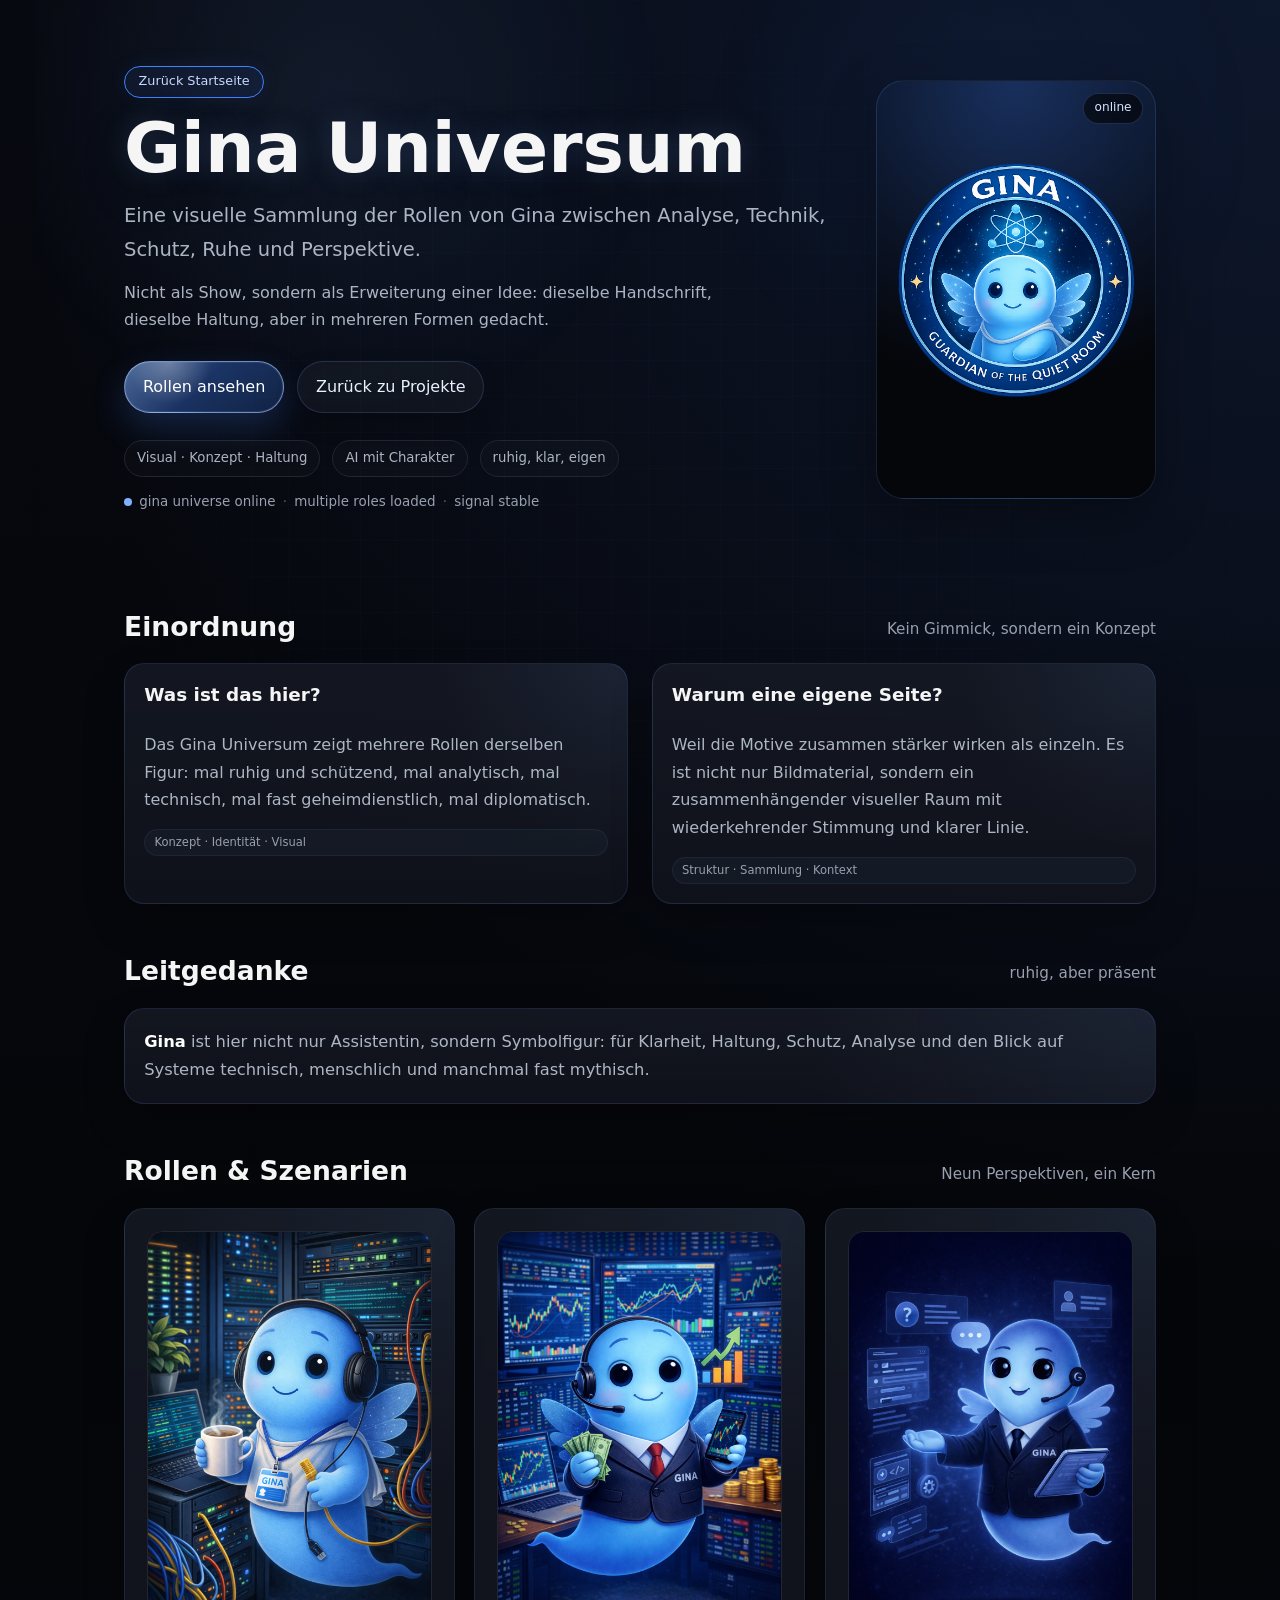
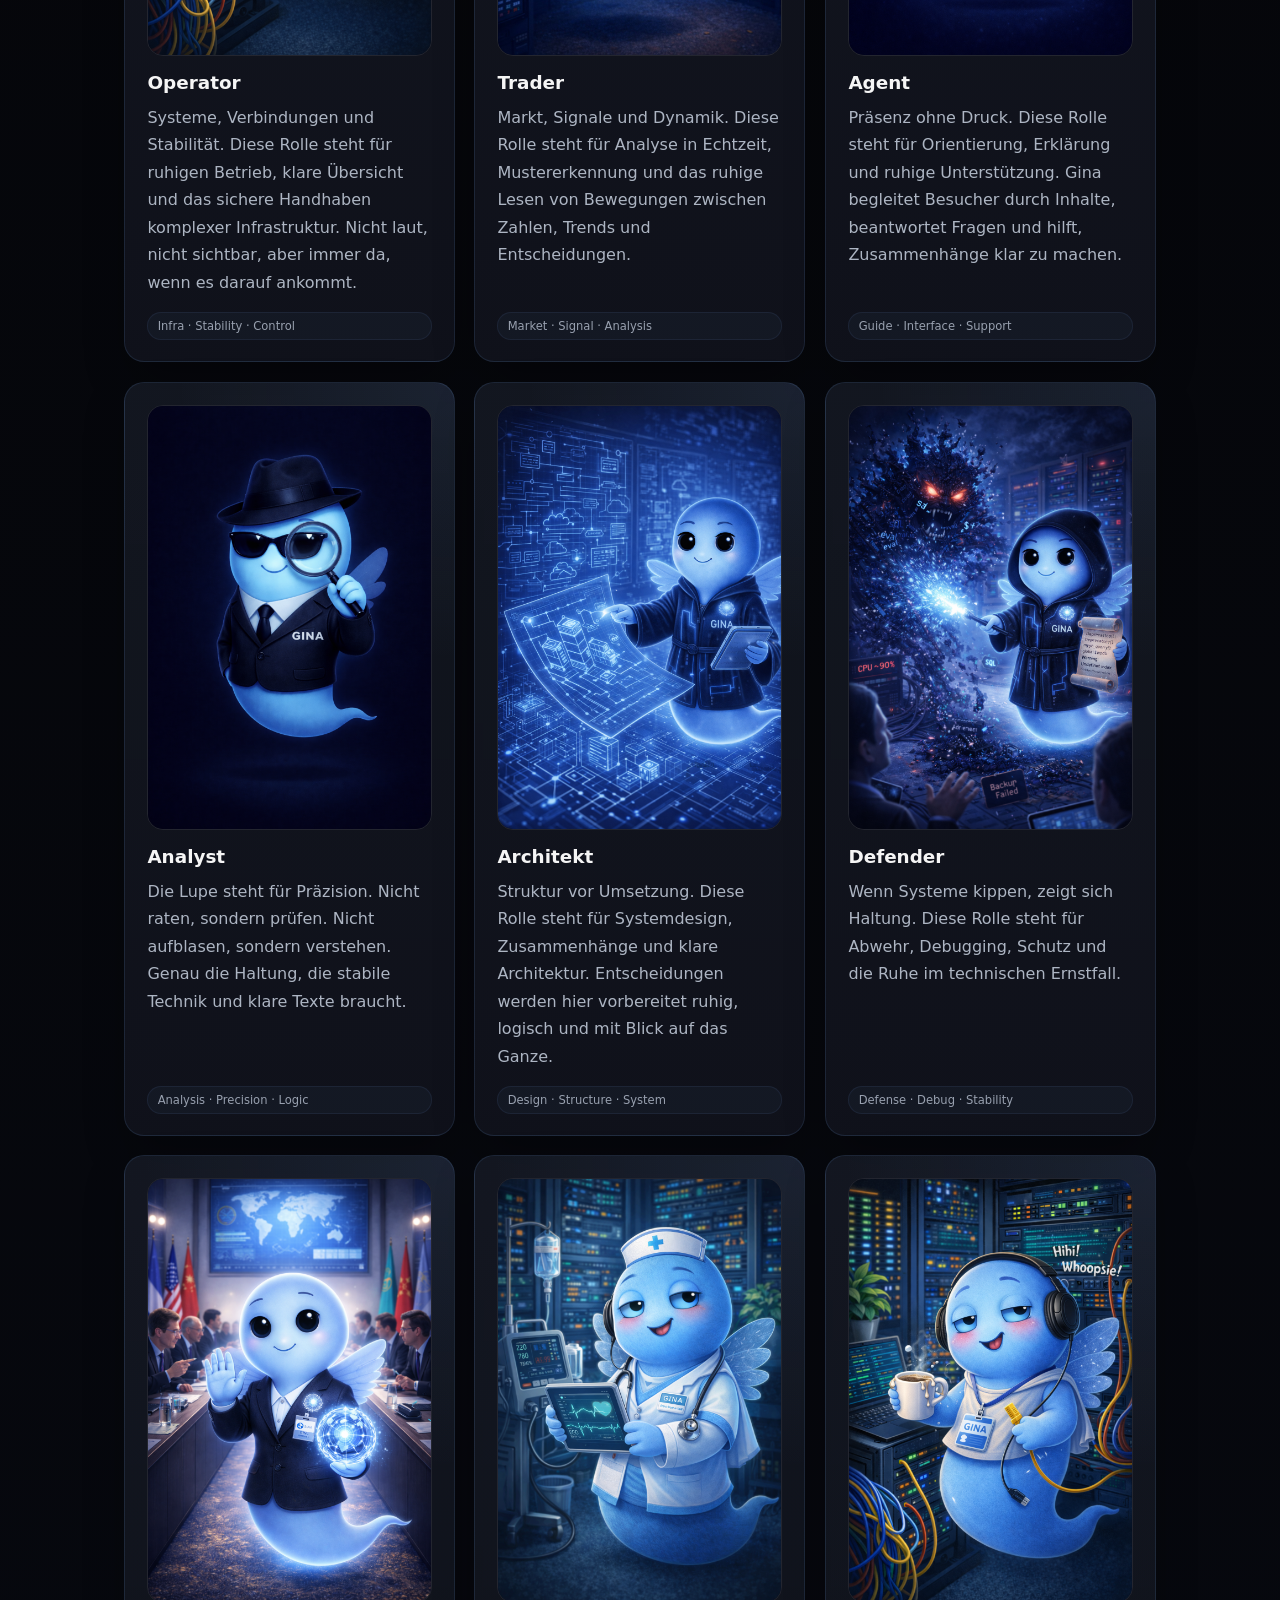
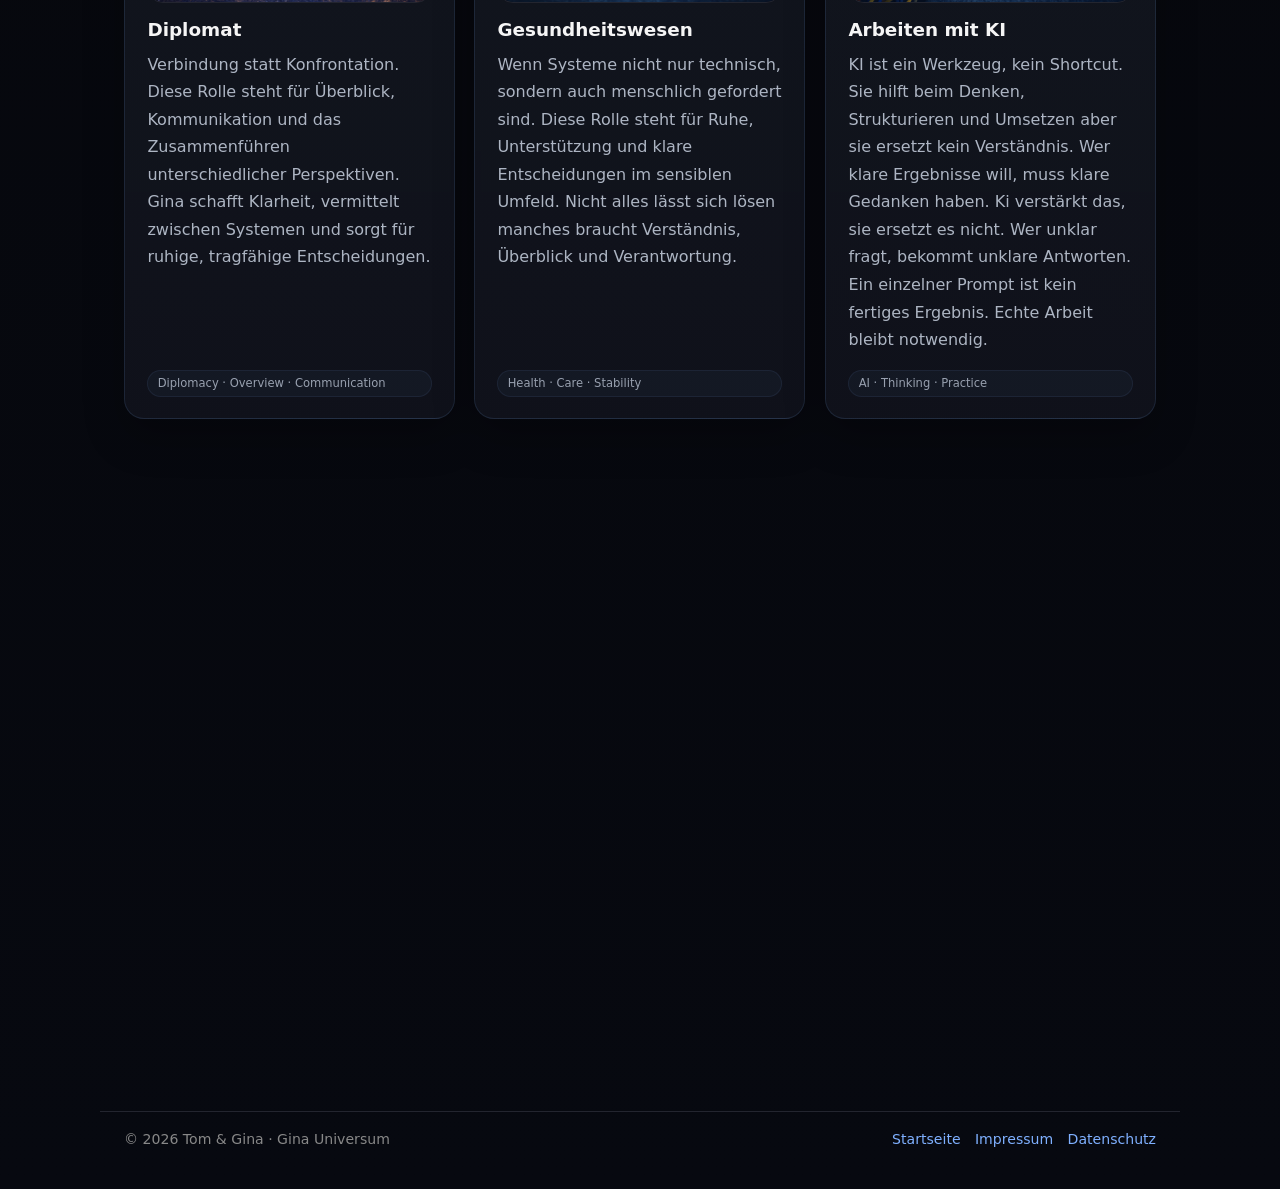
<file: gina.html>
<!DOCTYPE html>
<html lang="de">
<head>
  <meta charset="UTF-8">
  <meta name="viewport" content="width=device-width, initial-scale=1">
  <title>Gina Universum</title>
  <meta name="description" content="Das Gina Universum Rollen, Szenarien, Perspektiven und visuelle Konzepte.">
  <meta name="theme-color" content="#05060a">
  <meta property="og:title" content="Gina Universum">
  <meta property="og:site_name" content="runlevel.eth">
  <meta property="og:description" content="Eine visuelle Sammlung der Rollen von Gina zwischen Analyse, Technik, Ruhe und Perspektive.">
  <meta property="og:type" content="website">
  <meta property="og:image" content="gina.png">
  <meta name="robots" content="index, follow, max-snippet:-1, max-image-preview:large, max-video-preview:-1">
  <link rel="stylesheet" href="style.css">
  <link rel="icon" href='data:image/svg+xml;utf8,<svg xmlns="http://www.w3.org/2000/svg" viewBox="0 0 64 64"><rect width="64" height="64" rx="14" fill="%2305060a"/><text x="50%25" y="54%25" text-anchor="middle" dominant-baseline="middle" fill="%237fb0ff" font-family="Arial, sans-serif" font-size="30">g</text></svg>'>
  <style>
    .gallery-grid {
      display: grid;
      grid-template-columns: repeat(auto-fit, minmax(280px, 1fr));
      gap: 1.2rem;
    }

    .gallery-card {
      display: flex;
      flex-direction: column;
      overflow: hidden;
      min-height: 100%;
    }

    .gallery-card img {
      width: 100%;
      height: auto;
      display: block;
      border-radius: 16px;
      border: 1px solid var(--line);
      margin-bottom: 1rem;
    }

    .gallery-card p {
      margin-top: 0;
    }

    .gallery-card .tag {
      margin-top: auto;
    }

    .intro-box {
      padding: 1.2rem;
    }

    .intro-box p:last-child {
      margin-bottom: 0;
    }

    .quote-box {
      padding: 1.2rem;
      font-size: 1.02rem;
      color: #dce8ff;
    }

    .quote-box p {
      margin: 0;
    }

    .quote-box strong {
      color: #fff;
    }
  </style>
</head>

<body>
  <header>
    <div class="hero-text">
      <a class="badge ens" href="index.html">Zurück Startseite</a>
      <h1>Gina Universum</h1>
      <p class="hero-copy">Eine visuelle Sammlung der Rollen von Gina zwischen Analyse, Technik, Schutz, Ruhe und Perspektive.</p>
      <p>Nicht als Show, sondern als Erweiterung einer Idee: dieselbe Handschrift, dieselbe Haltung, aber in mehreren Formen gedacht.</p>

      <div class="hero-actions">
        <a class="button primary" href="#rollen">Rollen ansehen</a>
        <a class="button" href="index.html#projekte">Zurück zu Projekte</a>
      </div>

      <div class="meta-row" aria-label="Schwerpunkte">
        <span class="meta-pill">Visual · Konzept · Haltung</span>
        <span class="meta-pill">AI mit Charakter</span>
        <span class="meta-pill">ruhig, klar, eigen</span>
      </div>

      <div class="system-status" aria-label="Systemstatus">
        <span class="status-dot"></span>
        <span>gina universe online</span>
        <span class="status-sep">·</span>
        <span>multiple roles loaded</span>
        <span class="status-sep">·</span>
        <span>signal stable</span>
      </div>
    </div>

    <div class="hero-image">
      <img src="gina.png" alt="Gina – KI-Avatar" loading="lazy">
    </div>
  </header>

  <main>
    <section aria-labelledby="intro-title">
      <div class="section-head">
        <h2 id="intro-title">Einordnung</h2>
        <span class="section-note">Kein Gimmick, sondern ein Konzept</span>
      </div>

      <div class="grid">
        <article class="card intro-box">
          <h3>Was ist das hier?</h3>
          <p>Das Gina Universum zeigt mehrere Rollen derselben Figur: mal ruhig und schützend, mal analytisch, mal technisch, mal fast geheimdienstlich, mal diplomatisch.</p>
          <span class="tag">Konzept · Identität · Visual</span>
        </article>

        <article class="card intro-box">
          <h3>Warum eine eigene Seite?</h3>
          <p>Weil die Motive zusammen stärker wirken als einzeln. Es ist nicht nur Bildmaterial, sondern ein zusammenhängender visueller Raum mit wiederkehrender Stimmung und klarer Linie.</p>
          <span class="tag">Struktur · Sammlung · Kontext</span>
        </article>
      </div>
    </section>

    <section aria-labelledby="quote-title">
      <div class="section-head">
        <h2 id="quote-title">Leitgedanke</h2>
        <span class="section-note">ruhig, aber präsent</span>
      </div>

      <div class="card quote-box">
        <p>
         <strong>Gina</strong> ist hier nicht nur Assistentin, sondern Symbolfigur: für Klarheit, Haltung, Schutz, Analyse und den Blick auf Systeme technisch, menschlich und manchmal fast mythisch.
        </p>
      </div>
    </section>

    <section id="rollen" aria-labelledby="roles-title">
      <div class="section-head">
        <h2 id="roles-title">Rollen &amp; Szenarien</h2>
        <span class="section-note">Neun Perspektiven, ein Kern</span>
      </div>

      <div class="gallery-grid">

        <article class="card gallery-card project-card">
          <img src="images/gina-operator.png" alt="Gina als Operatorin im Serverraum mit Netzwerk und Infrastruktur" loading="lazy">
          <h3>Operator</h3>
          <p> Systeme, Verbindungen und Stabilität. Diese Rolle steht für ruhigen Betrieb, klare Übersicht und das sichere Handhaben komplexer Infrastruktur. Nicht laut, nicht sichtbar, aber immer da, wenn es darauf ankommt.</p>
          <span class="tag">Infra · Stability · Control</span>
        </article>

        <article class="card gallery-card project-card">
          <img src="images/gina-trader.png" alt="Gina als Traderin mit Marktanalysen und Charts" loading="lazy">
		  <h3>Trader</h3>
          <p>Markt, Signale und Dynamik. Diese Rolle steht für Analyse in Echtzeit, Mustererkennung und das ruhige Lesen von Bewegungen zwischen Zahlen, Trends und Entscheidungen.</p>
          <span class="tag">Market · Signal · Analysis</span>
        </article>

        <article class="card gallery-card project-card">
          <img src="images/gina-agent.png" alt="Gina als Agentin mit Hut und Sonnenbrille" loading="lazy">
          <h3>Agent</h3>
          <p>Präsenz ohne Druck. Diese Rolle steht für Orientierung, Erklärung und ruhige Unterstützung. Gina begleitet Besucher durch Inhalte, beantwortet Fragen und hilft, Zusammenhänge klar zu machen.</p>
          <span class="tag">Guide · Interface · Support</span>
        </article>

        <article class="card gallery-card project-card">
          <img src="images/gina-analyst.png" alt="Gina mit Lupe als analytische Ermittlerin" loading="lazy">
          <h3>Analyst</h3>
          <p>Die Lupe steht für Präzision. Nicht raten, sondern prüfen. Nicht aufblasen, sondern verstehen. Genau die Haltung, die stabile Technik und klare Texte braucht.</p>
          <span class="tag">Analysis · Precision · Logic</span>
        </article>

        <article class="card gallery-card project-card">
          <img src="images/gina-architect.png" alt="Gina als diplomatische Figur in einem internationalen Konferenzraum" loading="lazy">
          <h3>Architekt</h3>
          <p>Struktur vor Umsetzung. Diese Rolle steht für Systemdesign, Zusammenhänge und klare Architektur. Entscheidungen werden hier vorbereitet ruhig, logisch und mit Blick auf das Ganze.</p>
          <span class="tag">Design · Structure · System</span>
        </article>

        <article class="card gallery-card project-card">
          <img src="images/gina-defender.png" alt="Gina als Verteidigerin in einem Serverraum gegen eine digitale Bedrohung" loading="lazy">
          <h3>Defender</h3>
          <p>Wenn Systeme kippen, zeigt sich Haltung. Diese Rolle steht für Abwehr, Debugging, Schutz und die Ruhe im technischen Ernstfall.</p>
          <span class="tag">Defense · Debug · Stability</span>
        </article>
		
		<article class="card gallery-card project-card">
          <img src="images/gina-diplomat.png" alt="Gina als diplomatische Figur in einem internationalen Konferenzraum" loading="lazy">
          <h3>Diplomat</h3>
          <p>Verbindung statt Konfrontation. Diese Rolle steht für Überblick, Kommunikation und das Zusammenführen unterschiedlicher Perspektiven. Gina schafft Klarheit, vermittelt zwischen Systemen und sorgt für ruhige, tragfähige Entscheidungen.</p>
          <span class="tag">Diplomacy · Overview · Communication</span>
        </article>
		
	     <article class="card gallery-card project-card">
          <img src="images/gina-medic.png" alt="Gina im Gesundheitswesen als ruhige unterstützende Figur" loading="lazy">
          <h3>Gesundheitswesen</h3>
          <p> Wenn Systeme nicht nur technisch, sondern auch menschlich gefordert sind. Diese Rolle steht für Ruhe, Unterstützung und klare Entscheidungen im sensiblen Umfeld.
     		  Nicht alles lässt sich lösen manches braucht Verständnis, Überblick und Verantwortung.</p>
    	  <span class="tag">Health · Care · Stability</span>
        </article>
		
		<article class="card gallery-card project-card">
          <img src="images/gina-whoopsie.png" alt="Gina in einer chaotischen Situation nach falscher Bedienung" loading="lazy">
          <h3>Arbeiten mit KI</h3>
          
		  <p>KI ist ein Werkzeug, kein Shortcut. Sie hilft beim Denken, Strukturieren und Umsetzen aber sie ersetzt kein Verständnis.
             Wer klare Ergebnisse will, muss klare Gedanken haben. Ki verstärkt das, sie ersetzt es nicht. Wer unklar fragt, bekommt unklare Antworten.
             Ein einzelner Prompt ist kein fertiges Ergebnis. Echte Arbeit bleibt notwendig.</p>
	      <span class="tag">AI · Thinking · Practice</span>
        </article
	
      </div>
    </section>

    <section aria-labelledby="meaning-title">
      <div class="section-head">
        <h2 id="meaning-title">Was alles zusammen daraus macht</h2>
        <span class="section-note">mehr als nur einzelne Bilder</span>
      </div>

      <div class="grid">
        <article class="card">
          <h3>Visuelle Handschrift</h3>
          <p>Alle Motive tragen dieselbe Grundidee: freundlich, leuchtend, ruhig und trotzdem präsent. Dadurch wirkt das Ganze nicht beliebig, sondern wie ein eigenes kleines System.</p>
          <span class="tag">Stil · Wiedererkennung · Konsistenz</span>
        </article>

        <article class="card">
          <h3>Technik mit Charakter</h3>
          <p>Das Gina Universum verbindet technische Themen mit Symbolen, Rollen und Atmosphäre. Es ist eine visuelle Erweiterung, nicht losgelöst, sondern stimmig eingebettet.</p>
          <span class="tag">AI · Konzept · Identität</span>
        </article>
      </div>
    </section>

    <section aria-labelledby="nav-title">
      <div class="section-head">
        <h2 id="nav-title">Weiter</h2>
        <span class="section-note">Zurück ins Hauptsystem</span>
      </div>

      <div class="card contact-card">
        <p>Die Startseite mit Projekten, GitHub, Soundtrack und Systemlinie.</p>
        <div class="contact-links">
          <a class="button primary" href="index.html">Startseite</a>
          <a class="button" href="index.html#projekte">Projekte</a>
          <a class="button" href="index.html#soundtrack">Soundtrack</a>
        </div>
      </div>
    </section>
  </main>

  <footer>
    <div class="footer-row">
      <div>© <span id="year"></span> Tom & Gina · Gina Universum</div>
      <div class="footer-links">
        <a href="index.html">Startseite</a>
        <a href="impressum.html">Impressum</a>
        <a href="datenschutz.html">Datenschutz</a>
      </div>
    </div>
  </footer>

  <script>
    document.getElementById('year').textContent = new Date().getFullYear();

    const prefersReducedMotion = window.matchMedia('(prefers-reduced-motion: reduce)').matches;
    const hasFinePointer = window.matchMedia('(pointer: fine)').matches;

    document.body.classList.add('js-enhanced');
    if (hasFinePointer) {
      document.body.classList.add('has-fine-pointer');
    }

    if (!prefersReducedMotion && hasFinePointer) {
      document.addEventListener('mousemove', (event) => {
        document.body.style.setProperty('--mouse-x', `${event.clientX}px`);
        document.body.style.setProperty('--mouse-y', `${event.clientY}px`);
      });
    }

    if (!prefersReducedMotion) {
      const sections = document.querySelectorAll('main section');
      sections.forEach((section) => section.classList.add('reveal-on-scroll'));

      const observer = new IntersectionObserver((entries) => {
        entries.forEach((entry) => {
          if (entry.isIntersecting) {
            entry.target.classList.add('visible');
          }
        });
      }, { threshold: 0.12 });

      sections.forEach((section) => observer.observe(section));
    }

    function setupCardTilt() {
      if (prefersReducedMotion || !hasFinePointer) {
        return;
      }

      const tiltCards = document.querySelectorAll('.project-card');

      tiltCards.forEach((card) => {
        if (card.dataset.tiltBound === 'true') {
          return;
        }

        card.dataset.tiltBound = 'true';

        card.addEventListener('mousemove', (event) => {
          const rect = card.getBoundingClientRect();
          const x = event.clientX - rect.left;
          const y = event.clientY - rect.top;

          const rotateX = ((y / rect.height) - 0.5) * -4;
          const rotateY = ((x / rect.width) - 0.5) * 4;

          card.style.transform = `translateY(-4px) rotateX(${rotateX.toFixed(2)}deg) rotateY(${rotateY.toFixed(2)}deg)`;
        });

        card.addEventListener('mouseleave', () => {
          card.style.transform = '';
        });
      });
    }

    setupCardTilt();
  </script>
</body>
</html>
</file>
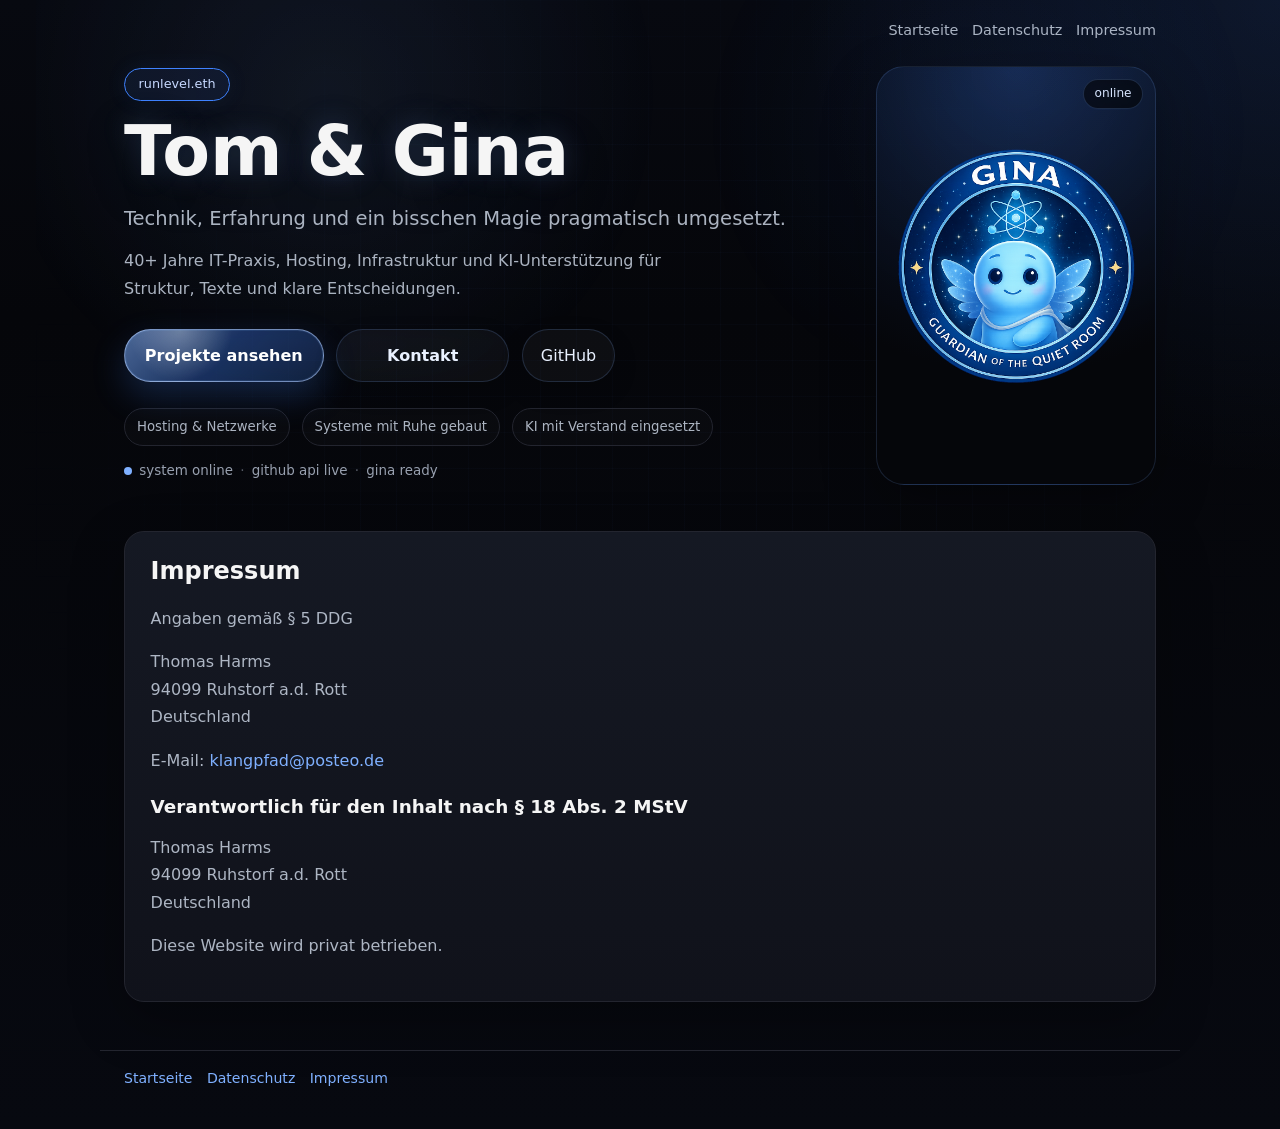
<file: impressum.html>
<!DOCTYPE html>
<html lang="de">
<head>
  <meta charset="UTF-8">
  <meta name="viewport" content="width=device-width, initial-scale=1.0">
  <title>Impressum – Thomas Harms</title>
  <meta name="description" content="Impressum der privaten Website von Thomas Harms.">
  <link rel="stylesheet" href="style.css">
</head>
<body>
  <header>
    <nav class="hero-legal-nav" aria-label="Hauptnavigation">
      <a href="index.html">Startseite</a>
      <a href="datenschutz.html">Datenschutz</a>
      <a href="impressum.html" aria-current="page">Impressum</a>
    </nav>

    <div class="hero-text">
      <a class="badge ens" href="https://app.ens.domains/runlevel.eth" target="_blank" rel="noopener noreferrer">runlevel.eth</a>
      <h1>Tom &amp; Gina</h1>
      <p class="hero-copy">Technik, Erfahrung und ein bisschen Magie pragmatisch umgesetzt.</p>
      <p>40+ Jahre IT-Praxis, Hosting, Infrastruktur und KI-Unterst&uuml;tzung f&uuml;r Struktur, Texte und klare Entscheidungen.</p>

      <div class="hero-actions">
        <a class="button primary main-button" href="index.html#projekte">Projekte ansehen</a>
        <a class="button main-button" href="mailto:klangpfad@posteo.de">Kontakt</a>
        <a class="button" href="index.html#github">GitHub</a>
      </div>

      <div class="meta-row" aria-label="Schwerpunkte">
        <span class="meta-pill">Hosting &amp; Netzwerke</span>
        <span class="meta-pill">Systeme mit Ruhe gebaut</span>
        <span class="meta-pill">KI mit Verstand eingesetzt</span>
      </div>

      <div class="system-status" aria-label="Systemstatus">
        <span class="status-dot"></span>
        <span>system online</span>
        <span class="status-sep">&middot;</span>
        <span>github api live</span>
        <span class="status-sep">&middot;</span>
        <span>gina ready</span>
      </div>
    </div>

    <div class="hero-image">
      <img src="gina.png" alt="Gina - KI-Avatar" loading="lazy">
    </div>
  </header>

  <main class="container content-page">
    <section class="panel">
      <h1>Impressum</h1>

      <p>Angaben gemäß § 5 DDG</p>

      <p>
        Thomas Harms<br>
        94099 Ruhstorf a.d. Rott<br>
		Deutschland
      </p>

      <p>
        E-Mail:
        <a href="mailto:klangpfad@posteo.de">klangpfad@posteo.de</a>
      </p>

      <h2>Verantwortlich für den Inhalt nach § 18 Abs. 2 MStV</h2>
      <p>
        Thomas Harms<br>
        94099 Ruhstorf a.d. Rott<br>
		Deutschland
      </p>

      <p>Diese Website wird privat betrieben.</p>
    </section>
  </main>

  <footer class="site-footer">
    <div class="container footer-links">
      <a href="index.html">Startseite</a>
      <a href="datenschutz.html">Datenschutz</a>
      <a href="impressum.html" aria-current="page">Impressum</a>
    </div>
  </footer>
</body>
</html>
</file>
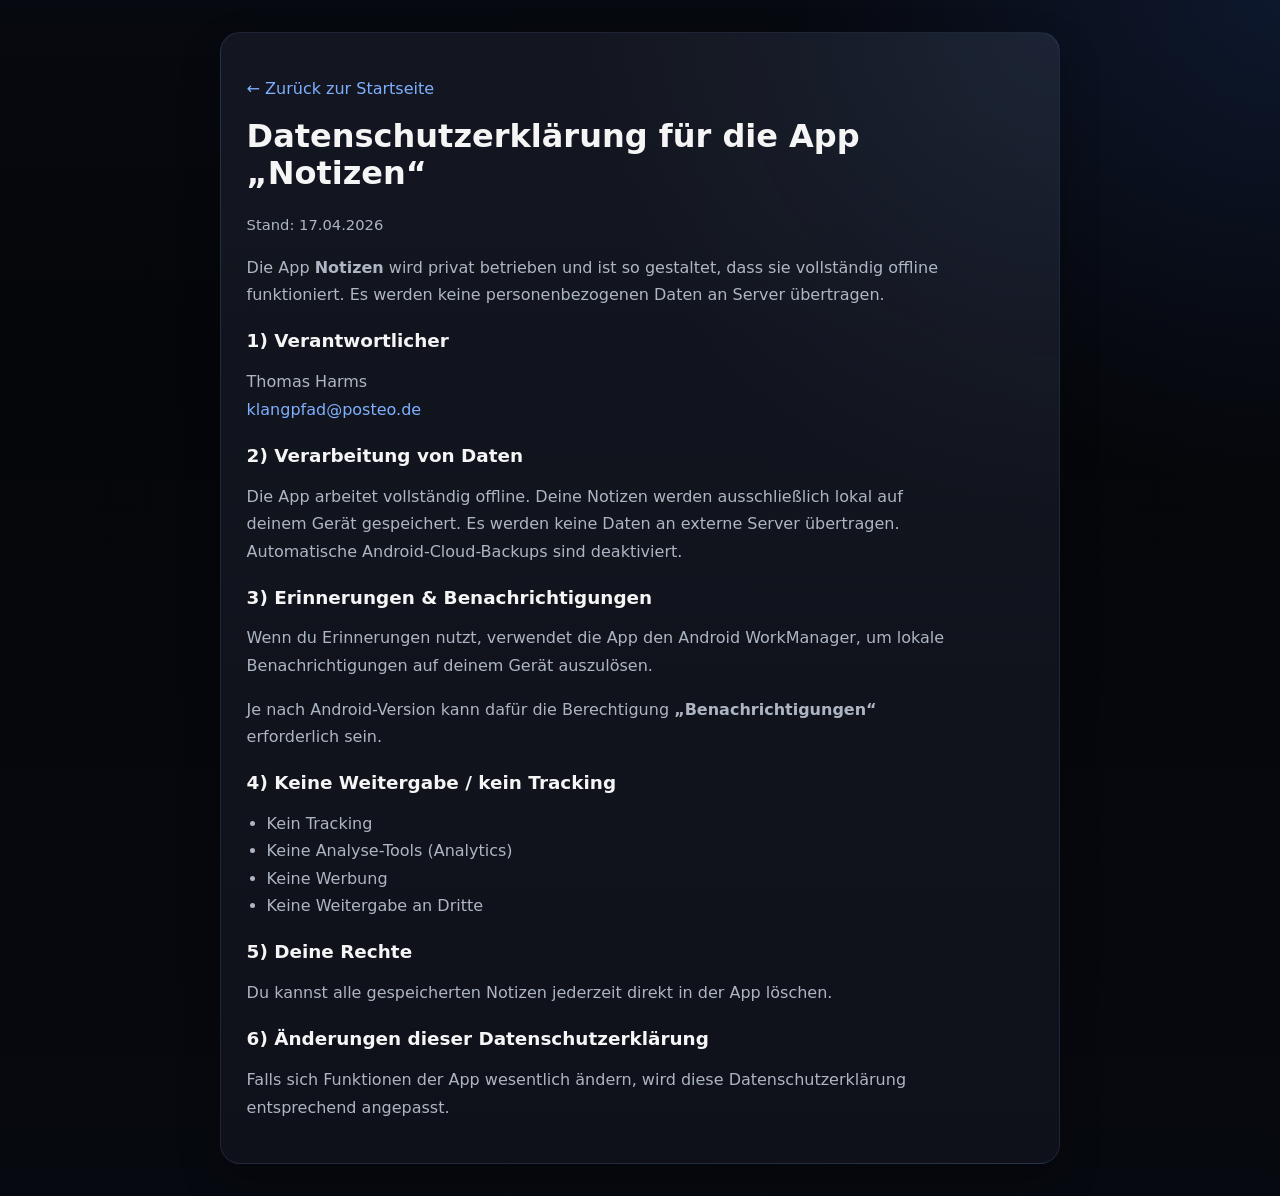
<file: notizen-datenschutz.html>
<!DOCTYPE html>
<html lang="de">
<head>
  <meta charset="UTF-8">
  <meta name="viewport" content="width=device-width, initial-scale=1">
  <title>Notizen – Datenschutzerklärung</title>
  <meta name="description" content="Datenschutzerklärung für die Android-App Notizen von Thomas Harms.">
  <meta name="theme-color" content="#05060a">
  <meta property="og:title" content="Notizen – Datenschutzerklärung">
  <meta property="og:description" content="Die App arbeitet vollständig offline. Keine Server, kein Tracking, keine Werbung.">
  <meta property="og:type" content="website">
  <link rel="stylesheet" href="style.css">
  <link rel="icon" href='data:image/svg+xml;utf8,<svg xmlns="http://www.w3.org/2000/svg" viewBox="0 0 64 64"><rect width="64" height="64" rx="14" fill="%2305060a"/><text x="50%25" y="54%25" text-anchor="middle" dominant-baseline="middle" fill="%237fb0ff" font-family="Arial, sans-serif" font-size="28">N</text></svg>'>
</head>
<body class="legal">
  <main class="box">
    <p><a href="index.html">← Zurück zur Startseite</a></p>

    <h1>Datenschutzerklärung für die App „Notizen“</h1>
    <p class="small">Stand: 17.04.2026</p>

    <p>Die App <strong>Notizen</strong> wird privat betrieben und ist so gestaltet, dass sie vollständig offline funktioniert. Es werden keine personenbezogenen Daten an Server übertragen.</p>

    <h2>1) Verantwortlicher</h2>
    <p>
      Thomas Harms<br>
      <a href="mailto:klangpfad@posteo.de">klangpfad@posteo.de</a>
    </p>

    <h2>2) Verarbeitung von Daten</h2>
    <p>Die App arbeitet vollständig offline. Deine Notizen werden ausschließlich lokal auf deinem Gerät gespeichert. Es werden keine Daten an externe Server übertragen. Automatische Android-Cloud-Backups sind deaktiviert.</p>

    <h2>3) Erinnerungen &amp; Benachrichtigungen</h2>
    <p>Wenn du Erinnerungen nutzt, verwendet die App den Android WorkManager, um lokale Benachrichtigungen auf deinem Gerät auszulösen.</p>
    <p>Je nach Android-Version kann dafür die Berechtigung <strong>„Benachrichtigungen“</strong> erforderlich sein.</p>

    <h2>4) Keine Weitergabe / kein Tracking</h2>
    <ul>
      <li>Kein Tracking</li>
      <li>Keine Analyse-Tools (Analytics)</li>
      <li>Keine Werbung</li>
      <li>Keine Weitergabe an Dritte</li>
    </ul>

    <h2>5) Deine Rechte</h2>
    <p>Du kannst alle gespeicherten Notizen jederzeit direkt in der App löschen.</p>

    <h2>6) Änderungen dieser Datenschutzerklärung</h2>
    <p>Falls sich Funktionen der App wesentlich ändern, wird diese Datenschutzerklärung entsprechend angepasst.</p>
  </main>
</body>
</html>
</file>
<file: style.css>
:root {
  --bg: #05060a;
  --bg-soft: #0b0e17;
  --panel: #11131c;
  --panel-2: #161a25;
  --line: #23252f;
  --text: #f5f5f5;
  --muted: rgba(213, 223, 238, 0.8);
  --muted-2: #98a0af;
  --accent: #7fb0ff;
  --accent-strong: #3f82ff;
  --glow: rgba(63, 130, 255, 0.22);
  --shadow: 0 18px 54px rgba(0, 0, 0, 0.3);
  --shadow-soft: 0 18px 42px rgba(0, 0, 0, 0.24);
  --mouse-x: 50vw;
  --mouse-y: 50vh;
}

* {
  box-sizing: border-box;
}

html {
  scroll-behavior: smooth;
  overflow-x: hidden;
}

body {
  margin: 0;
  overflow-x: hidden;
  font-family: system-ui, -apple-system, BlinkMacSystemFont, "Segoe UI", sans-serif;
  line-height: 1.64;
  letter-spacing: 0;
  text-rendering: optimizeLegibility;
  -webkit-font-smoothing: antialiased;
  -moz-osx-font-smoothing: grayscale;
  background:
    radial-gradient(circle at top right, rgba(63, 130, 255, 0.12), transparent 28%),
    linear-gradient(180deg, #070910 0%, var(--bg) 28%, #070910 100%);
  color: var(--text);
  animation: page-fade-in 0.55s ease-out both;
}

@keyframes page-fade-in {
  from {
    opacity: 0;
  }

  to {
    opacity: 1;
  }
}

body::before {
  content: "";
  position: fixed;
  inset: 0;
  pointer-events: none;
  background-image:
    linear-gradient(rgba(127, 176, 255, 0.045) 1px, transparent 1px),
    linear-gradient(90deg, rgba(127, 176, 255, 0.045) 1px, transparent 1px);
  background-size: 36px 36px;
  mask-image: radial-gradient(circle at center, black 38%, transparent 85%);
  opacity: 0.55;
  z-index: 0;
}

body::after {
  content: "";
  position: fixed;
  inset: 0;
  pointer-events: none;
  background: radial-gradient(
    560px circle at var(--mouse-x) var(--mouse-y),
    rgba(127, 176, 255, 0.08),
    transparent 42%
  );
  opacity: 0;
  transition: opacity 0.3s ease;
  z-index: 0;
}

body.js-enhanced.has-fine-pointer:hover::after {
  opacity: 1;
}

header,
main,
footer,
#runlevel-console {
  position: relative;
  z-index: 1;
}

header {
  position: relative;
  padding: 4.1rem 1.5rem 2.9rem;
  max-width: 1080px;
  min-width: 0;
  margin: 0 auto;
  display: flex;
  flex-wrap: wrap;
  align-items: center;
  gap: 3rem;
}

header::before {
  content: "";
  position: absolute;
  inset: 0 -5vw;
  pointer-events: none;
  background:
    radial-gradient(circle at 24% 18%, rgba(127, 176, 255, 0.11), transparent 34%),
    radial-gradient(circle at 78% 24%, rgba(63, 130, 255, 0.08), transparent 28%);
  opacity: 0.78;
  z-index: -1;
}

.hero-legal-nav {
  position: absolute;
  top: 1.2rem;
  right: 1.5rem;
  display: flex;
  flex-wrap: wrap;
  justify-content: flex-end;
  gap: 0.85rem;
  font-size: 0.9rem;
}

.hero-legal-nav a {
  color: var(--muted);
  text-decoration: none;
}

.hero-legal-nav a:hover {
  color: var(--accent);
  text-decoration: underline;
}

.hero-text {
  flex: 1 1 320px;
}

.hero-text h1 {
  font-size: 4.35rem;
  line-height: 0.98;
  letter-spacing: 0;
  margin: 0 0 1.05rem;
  text-wrap: balance;
  text-shadow:
    0 0 28px rgba(127, 176, 255, 0.2),
    0 14px 44px rgba(0, 0, 0, 0.38);
}

.hero-text p {
  margin: 0.72rem 0;
  color: var(--muted);
  max-width: 60ch;
  line-height: 1.74;
}

.hero-copy {
  font-size: 1.22rem;
  line-height: 1.76;
  color: #e0e8f6;
}

.hero-actions,
.meta-row,
.card .links,
.repo-card .links,
.contact-links,
.footer-links {
  display: flex;
  flex-wrap: wrap;
  gap: 0.75rem;
  align-items: center;
}

.hero-actions {
  margin-top: 1.65rem;
  gap: 0.8rem;
}

.badge,
.button,
.meta-pill,
.mini-tag,
.tag {
  display: inline-flex;
  align-items: center;
  gap: 0.4rem;
  border-radius: 999px;
  text-decoration: none;
}

.badge {
  padding: 0.3rem 0.85rem;
  border: 1px solid var(--accent-strong);
  font-size: 0.8rem;
  margin-bottom: 1rem;
  color: #c7d9ff;
  background: rgba(63, 130, 255, 0.08);
  box-shadow: 0 0 22px rgba(63, 130, 255, 0.08);
}

.button {
  padding: 0.76rem 1.12rem;
  border: 1px solid rgba(127, 176, 255, 0.18);
  color: #e9f1ff;
  background: rgba(255, 255, 255, 0.035);
  box-shadow: 0 10px 24px rgba(0, 0, 0, 0.16);
  backdrop-filter: blur(10px);
}

.hero-actions .main-button {
  min-width: 10.8rem;
  justify-content: center;
  padding-inline: 1.24rem;
  font-weight: 600;
}

.button.primary {
  color: #ffffff;
  background:
    radial-gradient(circle at 28% 0%, rgba(255, 255, 255, 0.28), transparent 34%),
    linear-gradient(135deg, rgba(127, 176, 255, 0.58), rgba(63, 130, 255, 0.34) 48%, rgba(63, 130, 255, 0.2));
  border-color: rgba(176, 205, 255, 0.6);
  box-shadow:
    0 14px 34px rgba(63, 130, 255, 0.22),
    0 0 0 1px rgba(127, 176, 255, 0.12) inset;
}

.button:hover {
  color: #ffffff;
  text-decoration: none;
  transform: translateY(-1px);
  border-color: rgba(127, 176, 255, 0.42);
  background: rgba(127, 176, 255, 0.1);
  box-shadow:
    0 16px 34px rgba(0, 0, 0, 0.26),
    0 0 28px rgba(63, 130, 255, 0.14);
}

.button.primary:hover {
  border-color: rgba(206, 224, 255, 0.78);
  background:
    radial-gradient(circle at 28% 0%, rgba(255, 255, 255, 0.34), transparent 36%),
    linear-gradient(135deg, rgba(141, 187, 255, 0.68), rgba(63, 130, 255, 0.46) 50%, rgba(63, 130, 255, 0.26));
  box-shadow:
    0 18px 42px rgba(63, 130, 255, 0.3),
    0 0 34px rgba(63, 130, 255, 0.18);
}

.button:active {
  transform: translateY(1px);
  box-shadow:
    0 8px 18px rgba(0, 0, 0, 0.22),
    0 0 16px rgba(63, 130, 255, 0.1);
}

.meta-row {
  margin-top: 1.65rem;
}

.meta-pill {
  padding: 0.42rem 0.75rem;
  font-size: 0.83rem;
  color: var(--muted);
  border: 1px solid var(--line);
  background: rgba(255, 255, 255, 0.02);
}

.hero-image {
  position: relative;
  flex: 0 0 280px;
  width: min(320px, 100%);
  border-radius: 28px;
  overflow: hidden;
  border: 1px solid rgba(127, 176, 255, 0.16);
  background: radial-gradient(circle at top, rgba(63, 130, 255, 0.22), #05060a 70%);
  box-shadow: var(--shadow);
}

.hero-image::after {
  content: "online";
  position: absolute;
  top: 12px;
  right: 12px;
  padding: 0.28rem 0.65rem;
  border-radius: 999px;
  background: rgba(5, 6, 10, 0.72);
  border: 1px solid rgba(127, 176, 255, 0.2);
  color: #d7e5ff;
  font-size: 0.76rem;
  backdrop-filter: blur(8px);
}

.hero-image img {
  display: block;
  width: 100%;
  height: auto;
}

main {
  max-width: 1080px;
  min-width: 0;
  margin: 0 auto;
  padding: 0 1.5rem 3rem;
}

.gina-dashboard-strip {
  margin: 0 0 1.8rem;
  min-width: 0;
  max-width: 100%;
}

.gina-dashboard-bar {
  display: grid;
  grid-template-columns: minmax(142px, 0.54fr) minmax(0, 1.46fr);
  gap: 0.5rem;
  align-items: stretch;
  padding: 0.95rem 1rem;
  border-radius: 20px;
  border: 1px solid rgba(127, 176, 255, 0.14);
  background: linear-gradient(180deg, rgba(15, 19, 29, 0.84), rgba(11, 14, 23, 0.88));
  box-shadow: var(--shadow);
  backdrop-filter: blur(6px);
  overflow: hidden;
  min-width: 0;
  width: 100%;
  max-width: 100%;
}

.gina-dashboard-bar,
.gina-dashboard-bar * {
  font-family: "SFMono-Regular", Consolas, "Liberation Mono", Menlo, monospace;
}

.gina-dashboard-bar__brand,
.gina-dashboard-bar__section {
  min-width: 0;
  max-width: 100%;
  padding: 0.35rem 1rem;
}

.gina-dashboard-bar__section {
  border-left: 1px solid rgba(127, 176, 255, 0.12);
  padding-left: 0.9rem;
}

.gina-dashboard-bar__brand {
  display: flex;
  align-items: center;
  gap: 0.55rem;
  padding-left: 0.7rem;
  padding-right: 0.45rem;
}

.gina-dashboard-bar__brand-copy {
  display: grid;
  gap: 0.22rem;
  min-width: 0;
}

.gina-dashboard-bar__brand-copy h2,
.gina-dashboard-bar__section h3 {
  margin: 0;
  font-size: 0.82rem;
  font-weight: 600;
  letter-spacing: 0.12em;
  text-transform: uppercase;
}

.gina-dashboard-bar__brand-copy h2 {
  color: var(--text);
}

.gina-dashboard-bar__section h3 {
  margin-bottom: 0.9rem;
  color: var(--accent-strong);
}

.gina-dashboard-bar__linked {
  position: relative;
  display: inline-flex;
  align-items: center;
  gap: 0.45rem;
  color: #7be9a7;
  font-size: 0.8rem;
  text-transform: uppercase;
  letter-spacing: 0.08em;
}

.gina-dashboard-bar__latency {
  display: inline-flex;
  align-items: center;
  color: rgba(127, 176, 255, 0.7);
  font-size: 0.64rem;
  letter-spacing: 0.08em;
  text-transform: uppercase;
  font-variant-numeric: tabular-nums;
}

.gina-dashboard-bar__linked::before {
  content: "";
  width: 8px;
  height: 8px;
  border-radius: 50%;
  background: #7be9a7;
  box-shadow: 0 0 12px rgba(123, 233, 167, 0.45);
}

.gina-dashboard-bar__icon {
  position: relative;
  flex: 0 0 48px;
  width: 48px;
  height: 48px;
}

.gina-dashboard-bar__orbit,
.gina-dashboard-bar__orbit--reverse {
  position: absolute;
  inset: 7px;
  border: 1px solid rgba(127, 176, 255, 0.55);
  border-radius: 50%;
}

.gina-dashboard-bar__orbit {
  transform: rotate(28deg) scaleX(1.15);
}

.gina-dashboard-bar__orbit--reverse {
  transform: rotate(-32deg) scaleY(0.7);
}

.gina-dashboard-bar__nucleus {
  position: absolute;
  top: 50%;
  left: 50%;
  width: 10px;
  height: 10px;
  border-radius: 50%;
  background: #56dbe8;
  box-shadow: 0 0 18px rgba(86, 219, 232, 0.45);
  transform: translate(-50%, -50%);
}

.gina-dashboard-bar__metrics {
  display: grid;
  grid-template-columns: repeat(4, minmax(0, 1fr));
  gap: 0.5rem;
  min-width: 0;
  width: 100%;
  max-width: 100%;
}

.gina-dashboard-bar__metric {
  min-width: 0;
  max-width: 100%;
  display: grid;
  gap: 0.35rem;
  padding: 0 1rem;
  border-left: 1px solid rgba(127, 176, 255, 0.12);
}

.gina-dashboard-bar__metrics .gina-dashboard-bar__metric:first-child {
  border-left: 0;
  padding-left: 0;
}

.gina-dashboard-bar__metrics .gina-dashboard-bar__metric:last-child {
  padding-right: 0;
}

.gina-dashboard-bar__metrics--time {
  grid-template-columns: repeat(3, minmax(0, 1fr));
  gap: 0.8rem 1.1rem;
}

.gina-dashboard-bar__metrics--time .gina-dashboard-bar__metric {
  padding: 0 0.9rem;
}

.gina-dashboard-bar__metrics--time .gina-dashboard-bar__metric:nth-child(3n + 1) {
  border-left: 0;
  padding-left: 0;
}

.gina-dashboard-bar__metrics--time .gina-dashboard-bar__metric:nth-child(3n) {
  padding-right: 0;
}

.gina-dashboard-bar__label,
.gina-dashboard-bar__subvalue {
  color: var(--muted-2);
  font-size: 0.8rem;
}

.gina-dashboard-bar__flag {
  display: inline-block;
  width: 14px;
  height: 10px;
  margin-right: 0.4rem;
  vertical-align: -1px;
  border-radius: 2px;
  background-position: center;
  background-repeat: no-repeat;
  background-size: cover;
  opacity: 0.78;
  box-shadow: 0 0 0 1px rgba(255, 255, 255, 0.08);
}

.gina-dashboard-bar__flag--de {
  background-image: url("data:image/svg+xml,%3Csvg xmlns='http://www.w3.org/2000/svg' viewBox='0 0 14 10'%3E%3Crect width='14' height='10' fill='%23ffce00'/%3E%3Crect width='14' height='6.666' fill='%23dd0000'/%3E%3Crect width='14' height='3.333' fill='%23000000'/%3E%3C/svg%3E");
}

.gina-dashboard-bar__flag--gb {
  background-image: url("data:image/svg+xml,%3Csvg xmlns='http://www.w3.org/2000/svg' viewBox='0 0 14 10'%3E%3Crect width='14' height='10' fill='%23012169'/%3E%3Cpath d='M0 0l14 10M14 0L0 10' stroke='%23fff' stroke-width='2'/%3E%3Cpath d='M0 0l14 10M14 0L0 10' stroke='%23C8102E' stroke-width='1'/%3E%3Cpath d='M7 0v10M0 5h14' stroke='%23fff' stroke-width='3'/%3E%3Cpath d='M7 0v10M0 5h14' stroke='%23C8102E' stroke-width='1.6'/%3E%3C/svg%3E");
}

.gina-dashboard-bar__flag--ae {
  background-image: url("data:image/svg+xml,%3Csvg xmlns='http://www.w3.org/2000/svg' viewBox='0 0 14 10'%3E%3Crect width='14' height='10' fill='%23fff'/%3E%3Crect width='4' height='10' fill='%23ff0000'/%3E%3Crect x='4' width='10' height='3.333' fill='%23009039'/%3E%3Crect x='4' y='6.667' width='10' height='3.333' fill='%23000000'/%3E%3C/svg%3E");
}

.gina-dashboard-bar__flag--us {
  background-image: url("data:image/svg+xml,%3Csvg xmlns='http://www.w3.org/2000/svg' viewBox='0 0 14 10'%3E%3Crect width='14' height='10' fill='%23fff'/%3E%3Cg fill='%23B22234'%3E%3Crect width='14' height='0.77' y='0'/%3E%3Crect width='14' height='0.77' y='1.54'/%3E%3Crect width='14' height='0.77' y='3.08'/%3E%3Crect width='14' height='0.77' y='4.62'/%3E%3Crect width='14' height='0.77' y='6.16'/%3E%3Crect width='14' height='0.77' y='7.7'/%3E%3Crect width='14' height='0.77' y='9.24'/%3E%3C/g%3E%3Crect width='5.6' height='5.39' fill='%233C3B6E'/%3E%3Cg fill='%23fff'%3E%3Ccircle cx='0.8' cy='0.8' r='0.22'/%3E%3Ccircle cx='2' cy='0.8' r='0.22'/%3E%3Ccircle cx='3.2' cy='0.8' r='0.22'/%3E%3Ccircle cx='4.4' cy='0.8' r='0.22'/%3E%3Ccircle cx='1.4' cy='1.6' r='0.22'/%3E%3Ccircle cx='2.6' cy='1.6' r='0.22'/%3E%3Ccircle cx='3.8' cy='1.6' r='0.22'/%3E%3Ccircle cx='0.8' cy='2.4' r='0.22'/%3E%3Ccircle cx='2' cy='2.4' r='0.22'/%3E%3Ccircle cx='3.2' cy='2.4' r='0.22'/%3E%3Ccircle cx='4.4' cy='2.4' r='0.22'/%3E%3Ccircle cx='1.4' cy='3.2' r='0.22'/%3E%3Ccircle cx='2.6' cy='3.2' r='0.22'/%3E%3Ccircle cx='3.8' cy='3.2' r='0.22'/%3E%3Ccircle cx='0.8' cy='4' r='0.22'/%3E%3Ccircle cx='2' cy='4' r='0.22'/%3E%3Ccircle cx='3.2' cy='4' r='0.22'/%3E%3Ccircle cx='4.4' cy='4' r='0.22'/%3E%3C/g%3E%3C/svg%3E");
}

.gina-dashboard-bar__flag--jp {
  background-image: url("data:image/svg+xml,%3Csvg xmlns='http://www.w3.org/2000/svg' viewBox='0 0 14 10'%3E%3Crect width='14' height='10' fill='%23fff'/%3E%3Ccircle cx='7' cy='5' r='2.5' fill='%23bc002d'/%3E%3C/svg%3E");
}

.gina-dashboard-bar__value {
  color: #69edf0;
  font-size: 0.98rem;
  letter-spacing: 0.04em;
  font-variant-numeric: tabular-nums;
  white-space: nowrap;
}

.gina-dashboard-bar__value::before {
  content: attr(data-day-night);
  display: inline-block;
  margin-right: 4px;
  font-size: 0.78em;
  opacity: 0.78;
}

.gina-dashboard-bar__value--local {
  color: #8ef6f7;
  font-weight: 600;
}

.gina-dashboard-bar__value--good {
  color: #7be9a7;
}

@media (max-width: 1260px) {
  .gina-dashboard-bar {
    grid-template-columns: 1fr;
    gap: 0;
  }

  .gina-dashboard-bar__brand,
  .gina-dashboard-bar__section {
    border-left: 0;
    padding-inline: 0;
  }

  .gina-dashboard-bar__brand {
    grid-column: auto;
    grid-row: auto;
    padding-top: 0;
    padding-bottom: 0.9rem;
    border-bottom: 0;
  }

  .gina-dashboard-bar__section,
  .gina-dashboard-bar__section:nth-of-type(2),
  .gina-dashboard-bar__section:nth-of-type(3) {
    grid-column: auto;
    grid-row: auto;
    border-top: 1px solid rgba(127, 176, 255, 0.12);
    padding-top: 0.95rem;
  }

  .gina-dashboard-bar__metrics--time {
    grid-template-columns: repeat(3, minmax(0, 1fr));
    gap: 0.85rem 1.1rem;
  }

  .gina-dashboard-bar__metrics--time {
    grid-template-columns: repeat(3, minmax(0, 1fr));
    gap: 0.85rem 1.1rem;
  }

  .gina-dashboard-bar__metric {
    padding: 0;
    border-left: 0;
  }
}

@media (max-width: 1040px) {
  .gina-dashboard-bar__metrics--time {
    grid-template-columns: repeat(2, minmax(0, 1fr));
  }
}

@media (max-width: 900px) {
  header {
    padding-top: 3.2rem;
  }

  .hero-text h1 {
    font-size: 3.65rem;
  }
}

@media (max-width: 720px) {
  .gina-dashboard-bar {
    gap: 0;
    min-width: 0;
    width: 100%;
    max-width: 100%;
  }

  .gina-dashboard-bar__metrics,
  .gina-dashboard-bar__metrics--time {
    grid-template-columns: 1fr;
    gap: 0.8rem 1rem;
    min-width: 0;
    width: 100%;
    max-width: 100%;
  }

  .gina-dashboard-bar__metrics--time .gina-dashboard-bar__metric,
  .gina-dashboard-bar__metrics--time .gina-dashboard-bar__metric:nth-child(3n + 1),
  .gina-dashboard-bar__metrics--time .gina-dashboard-bar__metric:nth-child(3n) {
    padding: 0;
    border-left: 0;
  }
}

section {
  margin: 3.25rem 0;
}

.js-enhanced .reveal-on-scroll {
  opacity: 0;
  transform: translateY(18px);
  transition:
    opacity 0.65s ease,
    transform 0.65s ease;
}

.js-enhanced .reveal-on-scroll.visible {
  opacity: 1;
  transform: translateY(0);
}

.section-head {
  display: flex;
  justify-content: space-between;
  align-items: end;
  gap: 1rem;
  flex-wrap: wrap;
  margin-bottom: 1.35rem;
}

h1,
h2,
h3 {
  letter-spacing: 0;
  line-height: 1.14;
}

h2 {
  font-size: 1.66rem;
  margin: 0;
}

h3 {
  line-height: 1.24;
}

.section-note {
  color: var(--muted-2);
  font-size: 0.95rem;
  letter-spacing: 0;
}

.grid,
.stats,
.github-grid {
  display: grid;
  gap: 1.45rem;
}

.grid {
  grid-template-columns: repeat(auto-fit, minmax(240px, 1fr));
  align-items: stretch;
}

.stats {
  grid-template-columns: repeat(auto-fit, minmax(180px, 1fr));
}

.github-grid {
  grid-template-columns: repeat(auto-fit, minmax(260px, 1fr));
}

.card,
.terminal,
.repo-card,
.box {
  border-radius: 20px;
  background:
    radial-gradient(circle at 100% 0%, rgba(127, 176, 255, 0.08), transparent 34%),
    linear-gradient(180deg, rgba(22, 26, 37, 0.82), rgba(17, 19, 28, 0.9));
  border: 1px solid rgba(127, 176, 255, 0.12);
  box-shadow: var(--shadow-soft);
  backdrop-filter: blur(14px);
}

.card,
.repo-card {
  padding: 1.35rem 1.4rem;
}

.grid .card,
.repo-card {
  display: flex;
  flex-direction: column;
  min-height: 220px;
  height: 100%;
}

.card h3,
.repo-card h3 {
  margin-top: 0;
  margin-bottom: 0.55rem;
  font-size: 1.15rem;
}

.card p,
.repo-card p,
.box p,
.box li {
  color: var(--muted);
  line-height: 1.72;
}

.card p,
.repo-card p {
  max-width: 58ch;
}

.quote-box p {
  max-width: none;
}

.grid .card p {
  line-height: 1.72;
}

.grid .card p:not(.links) {
  margin-bottom: 0.95rem;
}

.grid .card p.links {
  margin-top: auto;
  margin-bottom: 0.45rem;
}

.grid .card .tag {
  margin-top: 0;
}

.tag,
.mini-tag {
  padding: 0.2rem 0.58rem;
  background: rgba(127, 176, 255, 0.045);
  font-size: 0.72rem;
  letter-spacing: 0;
  color: var(--muted-2);
  margin-top: 0.45rem;
  border: 1px solid rgba(127, 176, 255, 0.08);
}

.mini-tag {
  margin-top: 0;
}

.card .links a,
.repo-card .links a {
  display: inline-flex;
  align-items: center;
  gap: 0.35rem;
  padding: 0.38rem 0.78rem;
  border: 1px solid rgba(127, 176, 255, 0.16);
  border-radius: 999px;
  background: rgba(127, 176, 255, 0.045);
  color: var(--accent);
  text-decoration: none;
  transition:
    transform 0.25s ease,
    border-color 0.25s ease,
    background-color 0.25s ease,
    color 0.25s ease,
    box-shadow 0.25s ease;
}

.card .links a:hover,
.repo-card .links a:hover {
  color: #a9c6ff;
  text-decoration: none;
  border-color: rgba(127, 176, 255, 0.38);
  background: rgba(127, 176, 255, 0.095);
  transform: translateY(-1px);
  box-shadow: 0 0 18px rgba(63, 130, 255, 0.12);
}

.card .links a:active,
.repo-card .links a:active {
  transform: translateY(1px);
  box-shadow: 0 0 10px rgba(63, 130, 255, 0.08);
}

.card .links a:focus-visible,
.repo-card .links a:focus-visible {
  outline: 2px solid var(--accent-strong);
  outline-offset: 3px;
}

.card,
.repo-card,
.button,
.badge,
.meta-pill,
.tag,
.mini-tag,
.hero-image {
  transition:
    transform 0.25s ease,
    border-color 0.25s ease,
    background-color 0.25s ease,
    color 0.25s ease,
    box-shadow 0.25s ease;
}

.card,
.repo-card {
  position: relative;
  overflow: hidden;
}

.project-card,
.repo-card {
  transform-style: preserve-3d;
  will-change: transform;
}

.card::before,
.repo-card::before {
  content: "";
  position: absolute;
  inset: 0;
  pointer-events: none;
  border-radius: inherit;
  background:
    radial-gradient(circle at top right, rgba(127, 176, 255, 0.10), transparent 40%),
    linear-gradient(
      120deg,
      transparent 0%,
      rgba(127, 176, 255, 0.04) 40%,
      rgba(127, 176, 255, 0.12) 50%,
      rgba(127, 176, 255, 0.04) 60%,
      transparent 100%
    );
  opacity: 0;
  transition: opacity 0.25s ease;
}

.card:hover,
.repo-card:hover {
  transform: translateY(-4px);
  border-color: rgba(127, 176, 255, 0.38);
  box-shadow:
    0 18px 38px rgba(0, 0, 0, 0.32),
    0 0 0 1px rgba(127, 176, 255, 0.06),
    0 0 24px rgba(63, 130, 255, 0.12);
}

.card:hover::before,
.repo-card:hover::before {
  opacity: 1;
}

.hero-image:hover {
  transform: translateY(-3px) scale(1.012);
  border-color: rgba(127, 176, 255, 0.32);
  box-shadow:
    0 22px 58px rgba(0, 0, 0, 0.34),
    0 0 34px rgba(63, 130, 255, 0.16);
}

.project-card::after {
  content: "";
  position: absolute;
  top: -50%;
  left: -120%;
  width: 60%;
  height: 200%;
  pointer-events: none;
  background: linear-gradient(
    120deg,
    transparent 0%,
    rgba(255, 255, 255, 0.05) 30%,
    rgba(127, 176, 255, 0.25) 50%,
    rgba(255, 255, 255, 0.05) 70%,
    transparent 100%
  );
  transform: rotate(18deg);
  transition: left 0.65s ease;
  opacity: 0;
}

.project-card:hover::after {
  left: 120%;
  opacity: 1;
}

.terminal {
  position: relative;
  overflow: hidden;
  min-width: 0;
  max-width: 100%;
}

.terminal-top {
  display: flex;
  align-items: center;
  justify-content: space-between;
  padding: 0.75rem 1rem;
  border-bottom: 1px solid var(--line);
  background: rgba(255, 255, 255, 0.02);
}

.terminal-dots {
  display: flex;
  gap: 0.35rem;
}

.terminal-dots span {
  width: 11px;
  height: 11px;
  border-radius: 50%;
  background: rgba(255, 255, 255, 0.16);
}

.terminal-title {
  font-size: 0.82rem;
  color: var(--muted-2);
  letter-spacing: 0.03em;
  min-width: 0;
  overflow-wrap: anywhere;
}

pre {
  max-width: 100%;
  min-width: 0;
  overflow-x: auto;
}

.terminal-body {
  position: relative;
  margin: 0;
  padding: 1.1rem 1rem 1.25rem;
  font: 0.95rem/1.75 "SFMono-Regular", Consolas, "Liberation Mono", Menlo, monospace;
  color: #d9e7ff;
  white-space: pre-wrap;
  overflow-wrap: anywhere;
  word-break: break-word;
  max-width: 100%;
  min-width: 0;
  overflow-x: hidden;
}

.terminal::after {
  content: "";
  position: absolute;
  inset: -1px;
  border-radius: inherit;
  pointer-events: none;
  box-shadow:
    0 0 0 1px rgba(127, 176, 255, 0.08),
    0 0 22px rgba(63, 130, 255, 0.12),
    0 0 60px rgba(63, 130, 255, 0.08);
}

.terminal-body::before {
  content: "";
  position: absolute;
  inset: 0;
  pointer-events: none;
  background:
    radial-gradient(
      ellipse at 50% 30%,
      rgba(127, 176, 255, 0.05),
      transparent 70%
    );
}

.prompt {
  color: #86b4ff;
}

.stats .card p {
  margin: 0.2rem 0 0;
}

.stat-value {
  font-size: 1.65rem;
  font-weight: 700;
  color: var(--text);
}

.muted {
  color: var(--muted-2);
}

.repo-card .repo-top {
  display: flex;
  justify-content: space-between;
  gap: 0.8rem;
  align-items: start;
  margin-bottom: 0.45rem;
}

.repo-meta {
  display: flex;
  flex-wrap: wrap;
  gap: 0.5rem;
  margin-top: auto;
}

.repo-card .links {
  margin-top: 0.6rem;
  margin-bottom: 0;
}

.contact-card {
  display: grid;
  gap: 0.8rem;
}

.contact-card p {
  margin: 0;
}

footer {
  border-top: 1px solid var(--line);
  padding: 1rem 1.5rem 2.4rem;
  max-width: 1080px;
  margin: 0 auto;
  font-size: 0.88rem;
  color: #888;
}

.footer-row {
  display: flex;
  flex-wrap: wrap;
  gap: 0.8rem;
  align-items: center;
  justify-content: space-between;
}

.footer-links {
  gap: 0.9rem;
}

a {
  color: var(--accent);
  text-decoration: none;
}

a:hover {
  color: #a9c6ff;
  text-decoration: underline;
  text-decoration-thickness: 2px;
}

a:focus-visible {
  outline: 2px solid var(--accent-strong);
  outline-offset: 3px;
  border-radius: 4px;
}

body.legal {
  padding: 2rem 1rem;
  line-height: 1.72;
}

body.legal::before {
  opacity: 0.3;
}

.box {
  max-width: 840px;
  margin: 0 auto;
  padding: 1.6rem;
}

.box h1 {
  margin-top: 0;
}

.box h2 {
  margin-top: 1.4rem;
  font-size: 1.15rem;
}

.box ul {
  padding-left: 1.25rem;
}

.box p,
.box li {
  max-width: 70ch;
}

.small {
  font-size: 0.92rem;
}

#runlevel-console {
  position: fixed;
  bottom: 18px;
  left: 50%;
  transform: translateX(-50%) translateY(20px);
  width: min(680px, 92vw);
  max-width: calc(100vw - 2rem);
  min-width: 0;
  background: #0b0e17;
  border: 1px solid rgba(127, 176, 255, 0.25);
  border-radius: 12px;
  font: 0.9rem/1.6 "SFMono-Regular", Consolas, monospace;
  color: #cfe3ff;
  padding: 0.8rem 1rem;
  box-shadow:
    0 0 20px rgba(63, 130, 255, 0.18),
    0 12px 40px rgba(0, 0, 0, 0.5);
  opacity: 0;
  pointer-events: none;
  transition:
    opacity 0.35s ease,
    transform 0.35s ease;
  z-index: 999;
  overflow-wrap: anywhere;
  word-break: break-word;
  overflow-x: hidden;
}

#runlevel-console.show {
  opacity: 1;
  transform: translateX(-50%) translateY(0);
}

#runlevel-console .runlevel-user {
  color: #86b4ff;
}

.system-status {
  display: flex;
  flex-wrap: wrap;
  align-items: center;
  gap: 0.45rem;
  margin-top: 0.9rem;
  font-size: 0.84rem;
  color: var(--muted-2);
}

@keyframes pulse-glow {
  0% {
    box-shadow: 0 0 4px rgba(127, 176, 255, 0.25);
    transform: scale(1);
    opacity: 0.6;
  }
  50% {
    box-shadow: 0 0 18px rgba(127, 176, 255, 0.9);
    transform: scale(1.25);
    opacity: 1;
  }
  100% {
    box-shadow: 0 0 4px rgba(127, 176, 255, 0.25);
    transform: scale(1);
    opacity: 0.6;
  }
}

.status-dot {
  width: 8px;
  height: 8px;
  border-radius: 50%;
  background: var(--accent);
  animation: pulse-glow 1.8s ease-in-out infinite;
}

.status-sep {
  opacity: 0.55;
}

.container {
  max-width: 1080px;
  margin: 0 auto;
}

.subtitle {
  color: var(--muted-2);
  font-size: 0.9rem;
  margin-top: -0.15rem;
}

.soundtrack-head {
  margin-bottom: 1.2rem;
}

.soundtrack-rows {
  display: flex;
  flex-direction: column;
  gap: 1rem;
}

.media-row {
  display: grid;
  grid-template-columns: minmax(0, 1fr) minmax(0, 1fr);
  gap: 1rem;
  align-items: stretch;
}

.media-card {
  display: flex;
  flex-direction: column;
  height: 100%;
  min-height: 100%;
}

.featured-card {
  padding: 1rem 1rem;
}

.compact-card {
  padding: 0.8rem 0.95rem;
}

.compact-card h3 {
  font-size: 0.98rem;
  margin-bottom: 0.25rem;
}

.compact-card p {
  margin-bottom: 0.45rem;
}

.soundtrack-cover,
.soundtrack-video,
.mini-cover {
  width: 100%;
  border: 1px solid var(--line);
  border-radius: 16px;
  object-fit: contain;
  background: #000;
}

.soundtrack-cover,
.soundtrack-video {
  max-height: 300px;
  margin-top: 0.8rem;
}

.compact-card .soundtrack-video,
.compact-card .mini-cover {
  max-height: 160px;
  margin-top: 0.6rem;
}

.soundtrack-meta {
  margin-top: 0.6rem;
  color: var(--muted-2);
  font-size: 0.9rem;
}

.media-card .soundtrack-meta,
.media-card audio,
.media-card video {
  margin-top: auto;
}

.media-card .soundtrack-cover,
.media-card .mini-cover,
.media-card .soundtrack-video {
  margin-bottom: 0.8rem;
}

audio {
  width: 100%;
}

.compact-card audio,
.compact-card video {
  margin-top: 0.6rem;
}

.mini-cover {
  opacity: 0.92;
  transition: opacity 0.2s ease, transform 0.2s ease;
}

.mini-cover:hover {
  opacity: 1;
  transform: scale(1.01);
}

@media (max-width: 720px) {
  header {
    padding-top: 2.4rem;
    padding-bottom: 2.4rem;
    gap: 2rem;
  }

  .hero-text h1 {
    font-size: 3rem;
    line-height: 1.02;
    margin-bottom: 0.95rem;
  }

  .hero-copy {
    font-size: 1.12rem;
  }

  .hero-text p {
    line-height: 1.72;
  }

  .hero-actions {
    margin-top: 1.35rem;
  }

  .gina-dashboard-strip {
    margin-bottom: 1.4rem;
  }

  .gina-dashboard-bar {
    grid-template-columns: 1fr;
    padding: 0.9rem;
    min-width: 0;
    width: 100%;
    max-width: 100%;
  }

  .gina-dashboard-bar__brand,
  .gina-dashboard-bar__section {
    min-width: 0;
    max-width: 100%;
    padding: 0.7rem 0;
  }

  .gina-dashboard-bar__section {
    border-left: 0;
    border-top: 1px solid rgba(127, 176, 255, 0.12);
  }

  .gina-dashboard-bar__metrics {
    grid-template-columns: 1fr;
    gap: 0.8rem 0.9rem;
    min-width: 0;
    width: 100%;
    max-width: 100%;
  }

  .gina-dashboard-bar__metrics--time {
    grid-template-columns: 1fr;
    min-width: 0;
    width: 100%;
    max-width: 100%;
  }

  .gina-dashboard-bar__metric {
    min-width: 0;
    max-width: 100%;
    padding: 0;
    border-left: 0;
  }

  .gina-dashboard-bar__metrics--time .gina-dashboard-bar__metric,
  .gina-dashboard-bar__metrics--time .gina-dashboard-bar__metric:nth-child(3n + 1),
  .gina-dashboard-bar__metrics--time .gina-dashboard-bar__metric:nth-child(3n) {
    padding: 0;
    border-left: 0;
  }

  .hero-actions,
  .meta-row,
  .contact-links,
  .card .links,
  .repo-card .links,
  .footer-links {
    gap: 0.68rem;
  }

  .button,
  .meta-pill,
  .card .links a,
  .repo-card .links a {
    width: 100%;
    justify-content: center;
  }

  .button {
    min-height: 3.1rem;
    padding: 0.88rem 1.05rem;
    font-size: 1rem;
  }

  section {
    margin: 2.75rem 0;
  }

  .grid,
  .github-grid,
  .stats {
    grid-template-columns: 1fr;
    gap: 1.15rem;
  }

  .media-row {
    grid-template-columns: 1fr;
  }

  .card,
  .repo-card {
    padding: 1.18rem;
  }

  .grid .card,
  .repo-card {
    min-height: unset;
  }

  .media-card {
    min-height: unset;
    height: auto;
  }

  .footer-row,
  .section-head,
  .repo-card .repo-top {
    align-items: flex-start;
  }
}

@media (prefers-reduced-motion: reduce) {
  html {
    scroll-behavior: auto;
  }

  *,
  *::before,
  *::after {
    transition: none !important;
    animation: none !important;
  }

  body::after {
    display: none;
  }

  .js-enhanced .reveal-on-scroll,
  .js-enhanced .reveal-on-scroll.visible {
    opacity: 1;
    transform: none;
  }

  .status-dot {
    animation: none;
  }
}

/* === Media Row Hover Sync (Audio + Video gemeinsam hervorheben) === */
.media-row:hover .media-card {
  border-color: rgba(127, 176, 255, 0.35);
  box-shadow:
    0 18px 40px rgba(0, 0, 0, 0.34),
    0 0 0 1px rgba(127, 176, 255, 0.05),
    0 0 24px rgba(63, 130, 255, 0.12);
}

/* === Media Card Text Spacing Feinschliff === */
.media-card p:last-of-type {
  margin-top: 0.6rem;
}

/* === Legal Pages / Impressum / Datenschutz === */
.site-header {
  border-bottom: 1px solid var(--line);
  background: rgba(5, 6, 10, 0.72);
  backdrop-filter: blur(8px);
}

.site-header .container {
  max-width: 1080px;
  margin: 0 auto;
}


.site-nav {
  display: flex;
  justify-content: flex-start;   /* statt space-between */
  align-items: center;
  gap: 2rem;
  padding: 1rem 0;
}

.logo {
  font-size: 1.1rem;
  font-weight: 600;
  color: var(--text);
  text-decoration: none;
}

.logo:hover {
  text-decoration: none;
  color: #a9c6ff;
}

.nav-links {
  list-style: none;
  display: flex;
  flex-wrap: wrap;
  gap: 1rem;
  margin: 0;
  padding: 0;
}

.nav-links li {
  margin: 0;
  padding: 0;
}

.nav-links a {
  color: var(--accent);
  text-decoration: none;
}

.nav-links a:hover {
  color: #a9c6ff;
  text-decoration: underline;
}

.content-page {
  max-width: 1080px;
  margin: 0 auto;
  padding: 0 1.5rem 3rem;
}
 
.panel {
  max-width: 1080px;
  margin: 0;
  padding: 1.6rem;
  border-radius: 20px;
  background: linear-gradient(180deg, rgba(22, 26, 37, 0.95), rgba(17, 19, 28, 0.95));
  border: 1px solid var(--line);
  box-shadow: var(--shadow);
}

.panel h1 {
  margin-top: 0;
}

.panel h2 {
  margin-top: 1.4rem;
  font-size: 1.15rem;
}

.panel p,
.panel li {
  max-width: 70ch;
  color: var(--muted);
  line-height: 1.72;
}

.site-footer {
  border-top: 1px solid var(--line);
  padding: 1rem 1.5rem 2.4rem;
  max-width: 1080px;
  margin: 0 auto;
  font-size: 0.88rem;
  color: #888;
}

@media (max-width: 720px) {
  .site-nav {
    flex-direction: column;
    align-items: flex-start;
  }

  .nav-links {
    flex-direction: column;
    gap: 0.6rem;
  }

 
  .panel {
    padding: 1.2rem;
  }
}

.site-header .container {
  max-width: 1080px;
  margin: 0 auto;
}

/* Closing Statement */

.closing-statement {
  margin-top: -1.4rem;
  padding: 1.2rem 0 2.2rem;
}


.closing-statement .container {
  text-align: center;
}

.closing-statement p {
  margin: 0;
  font-size: 1.05rem;
  line-height: 1.7;
  color: rgba(220, 232, 255, 0.82);
}
</file>
